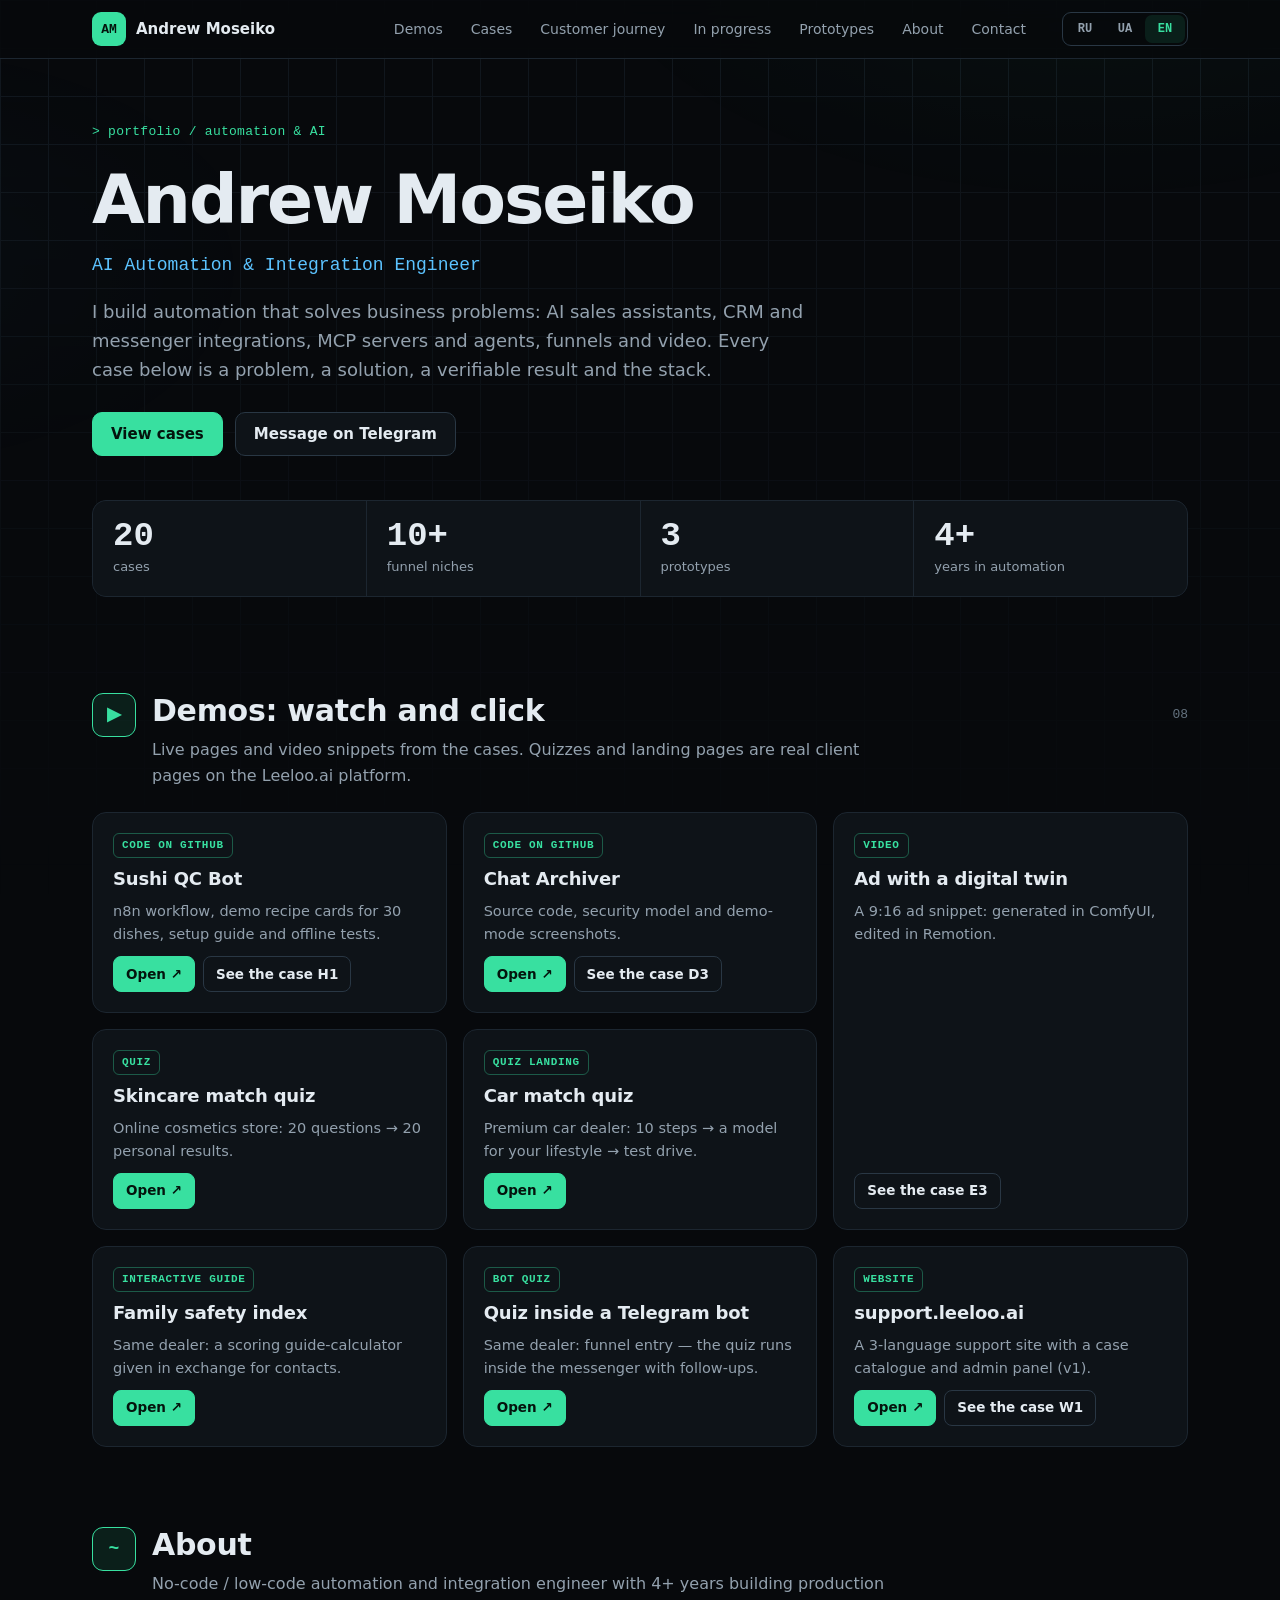
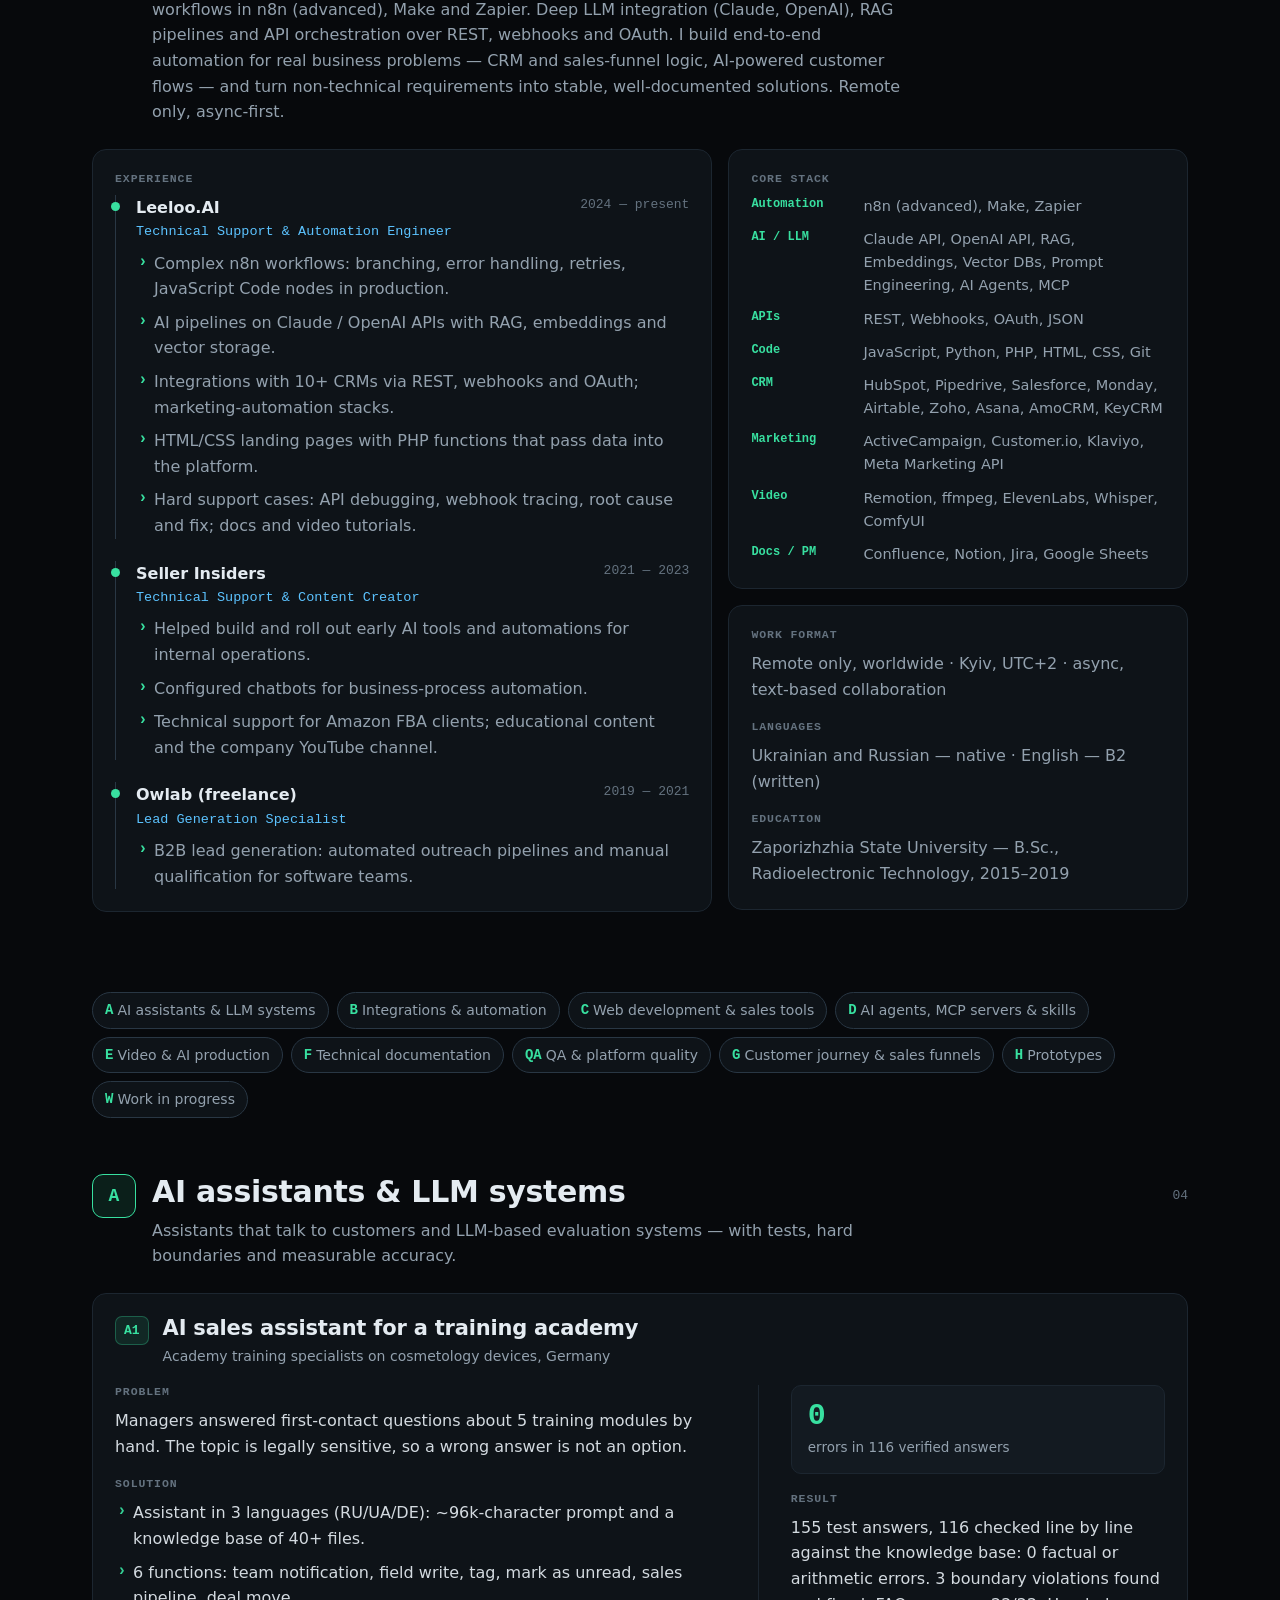
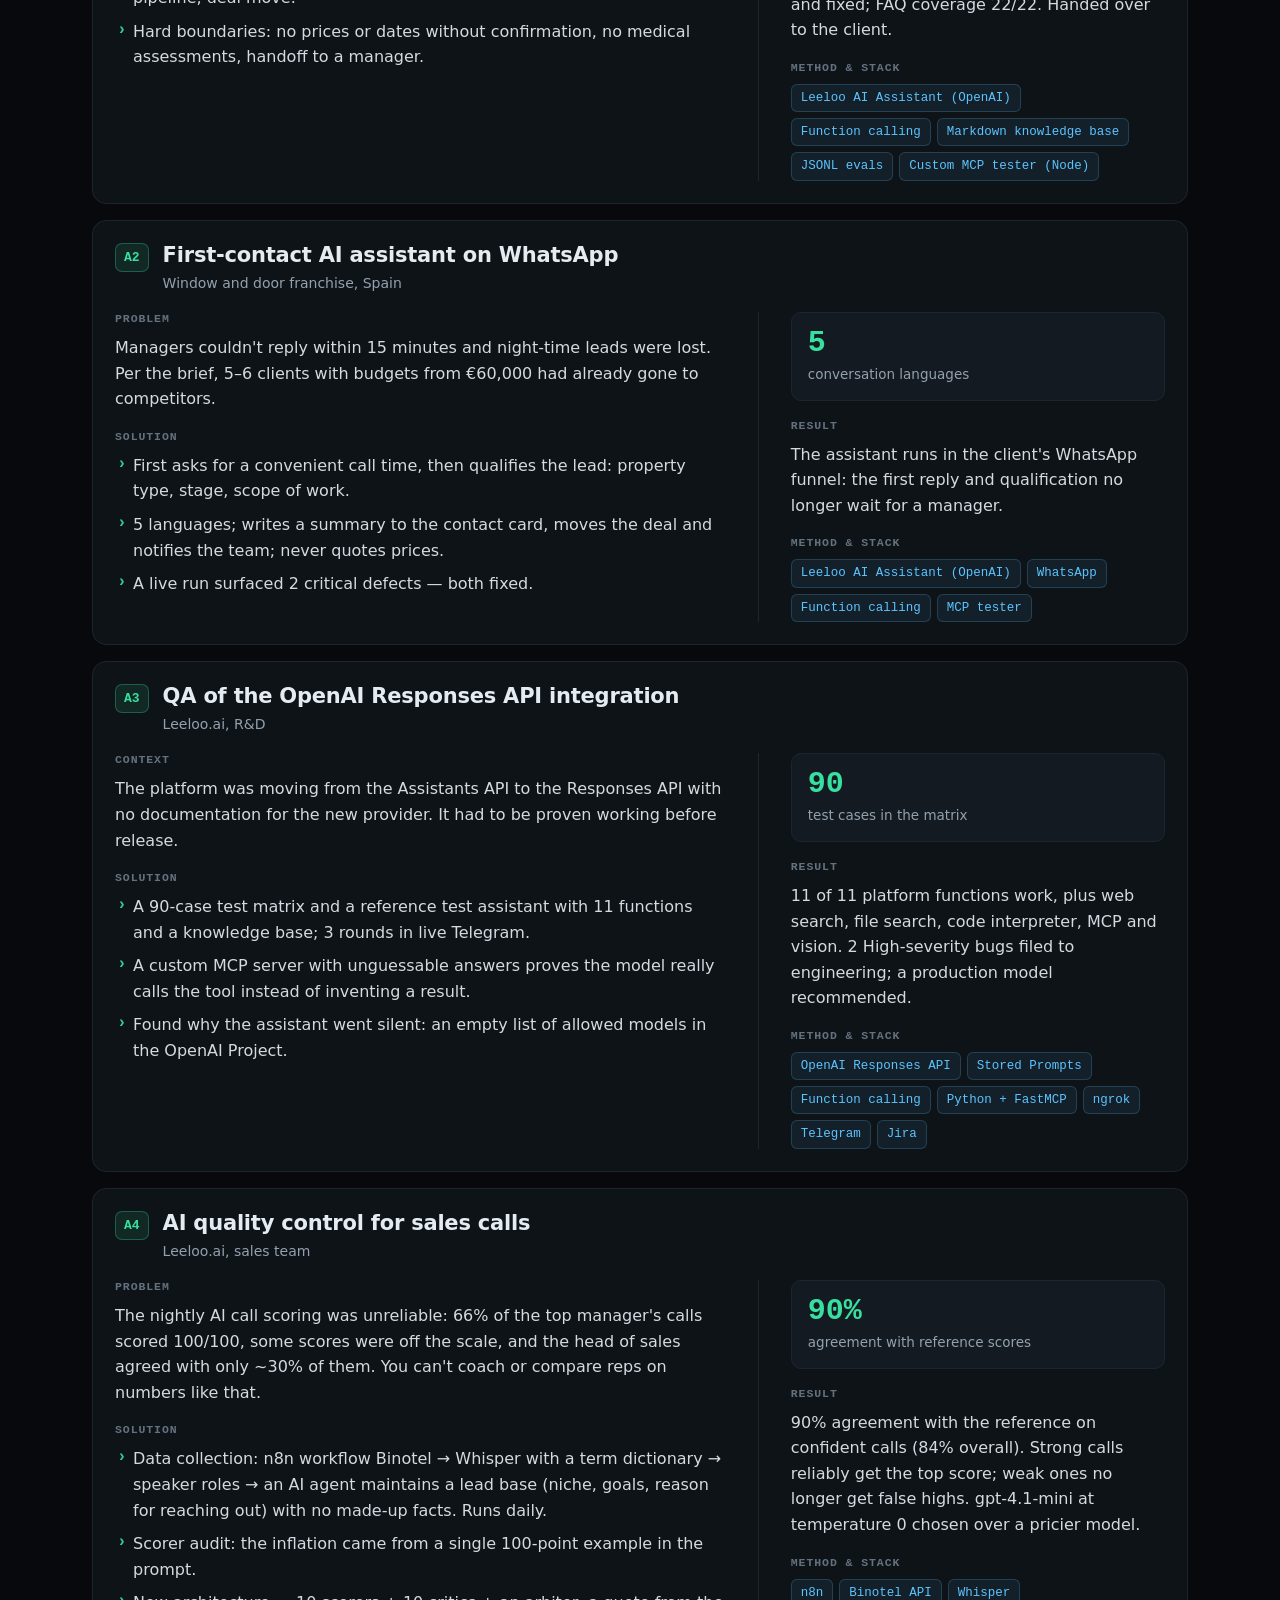
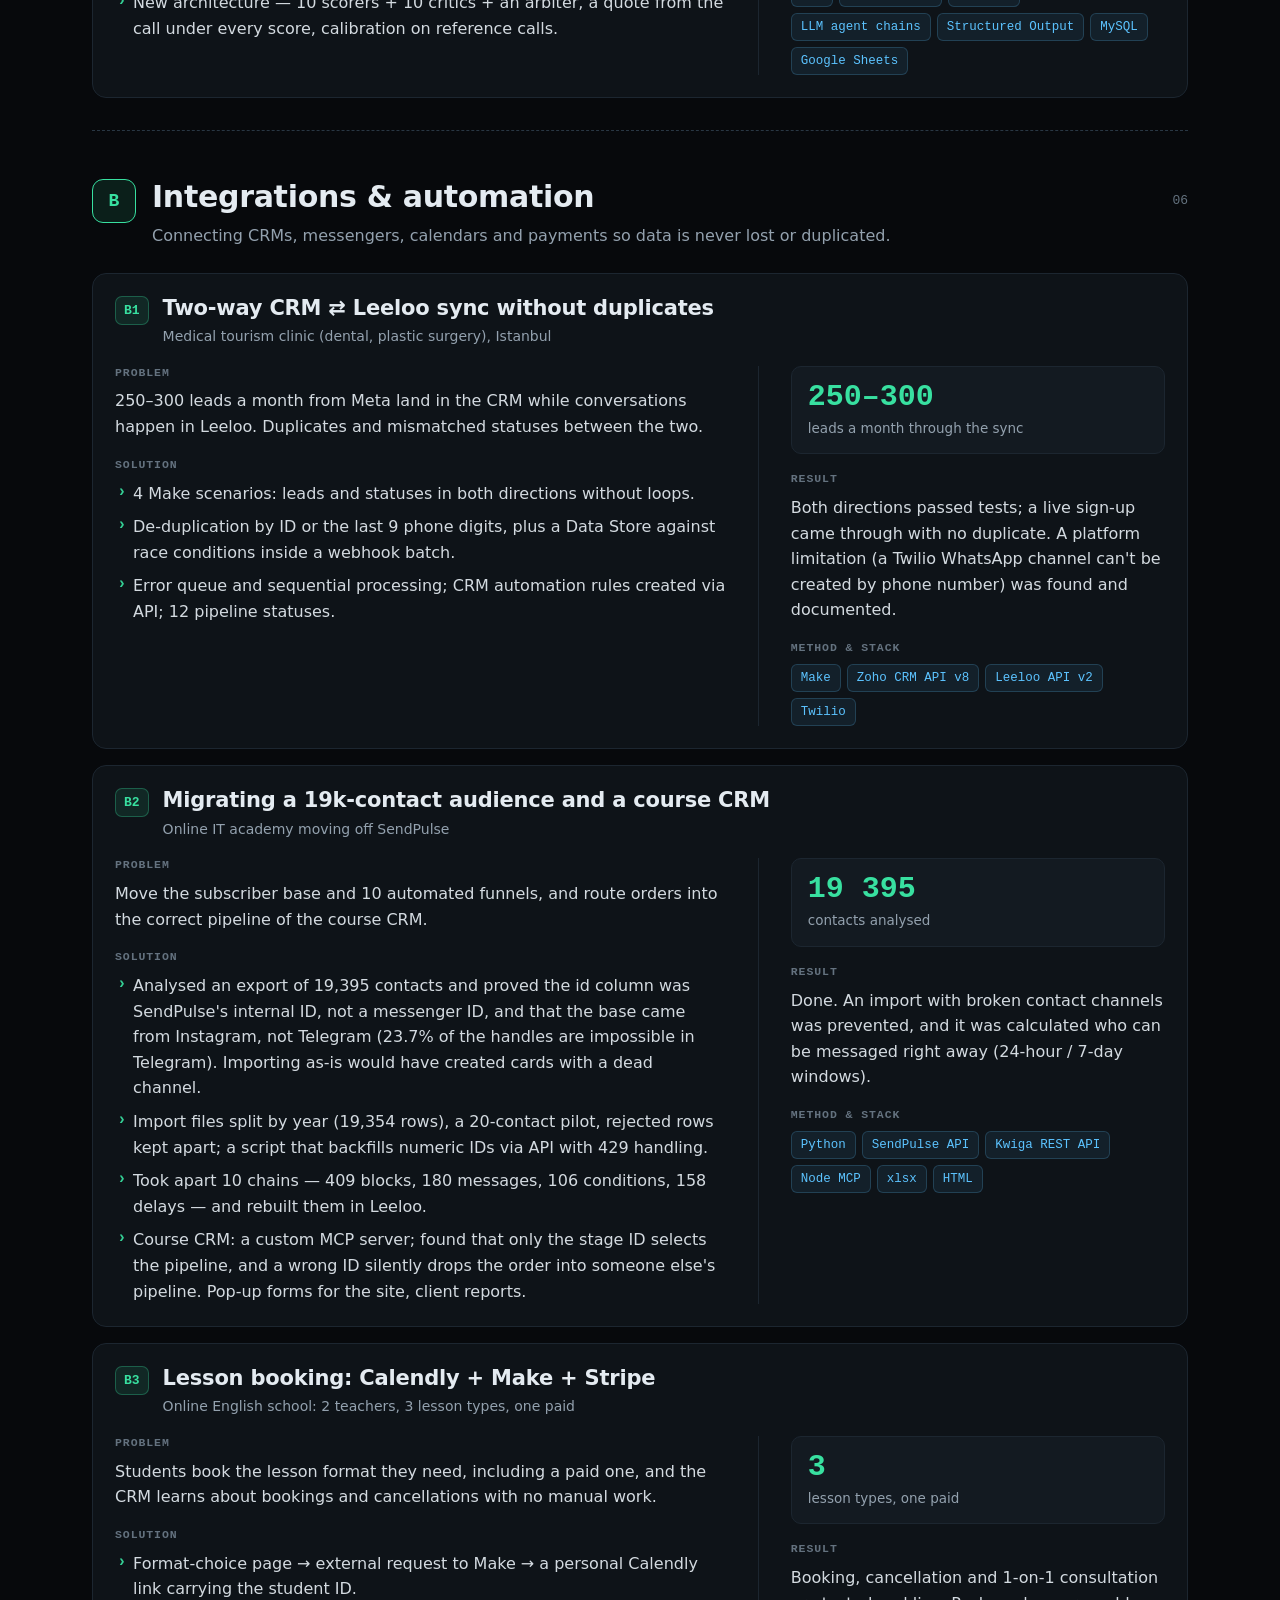
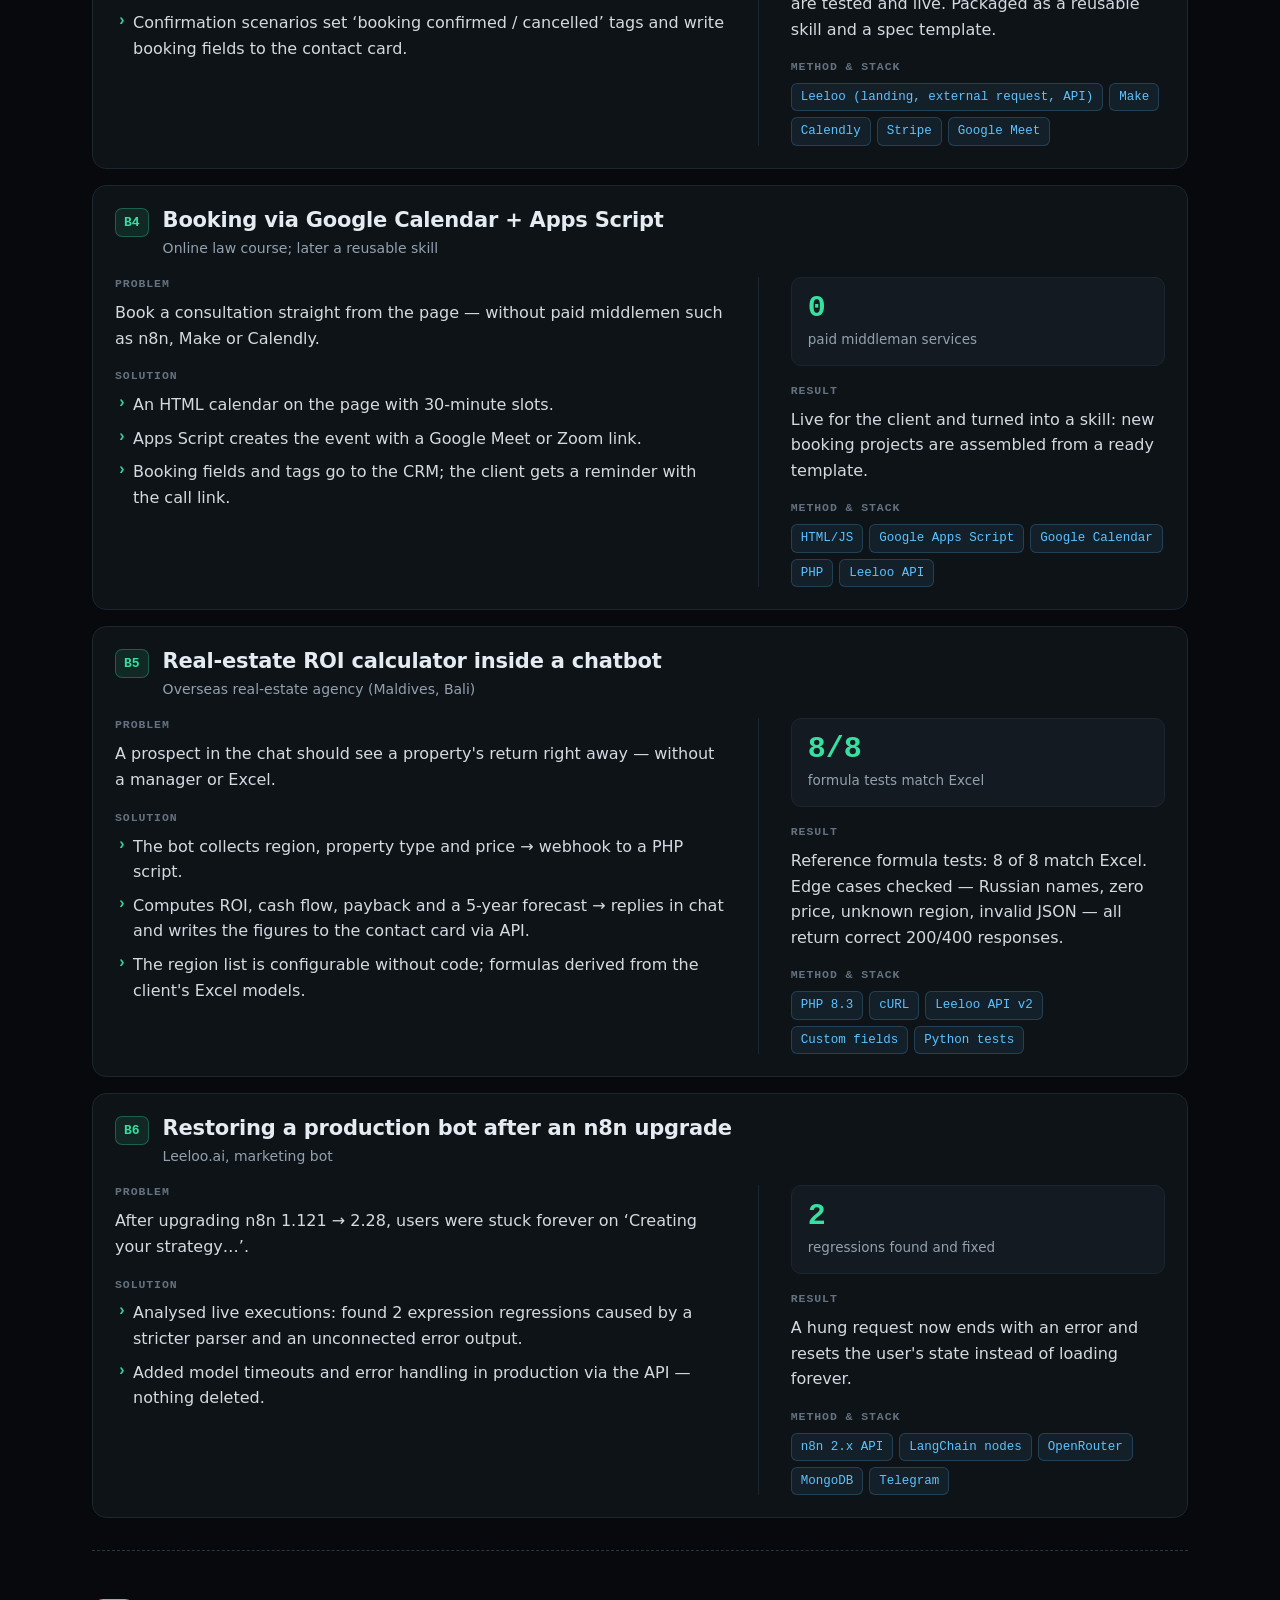
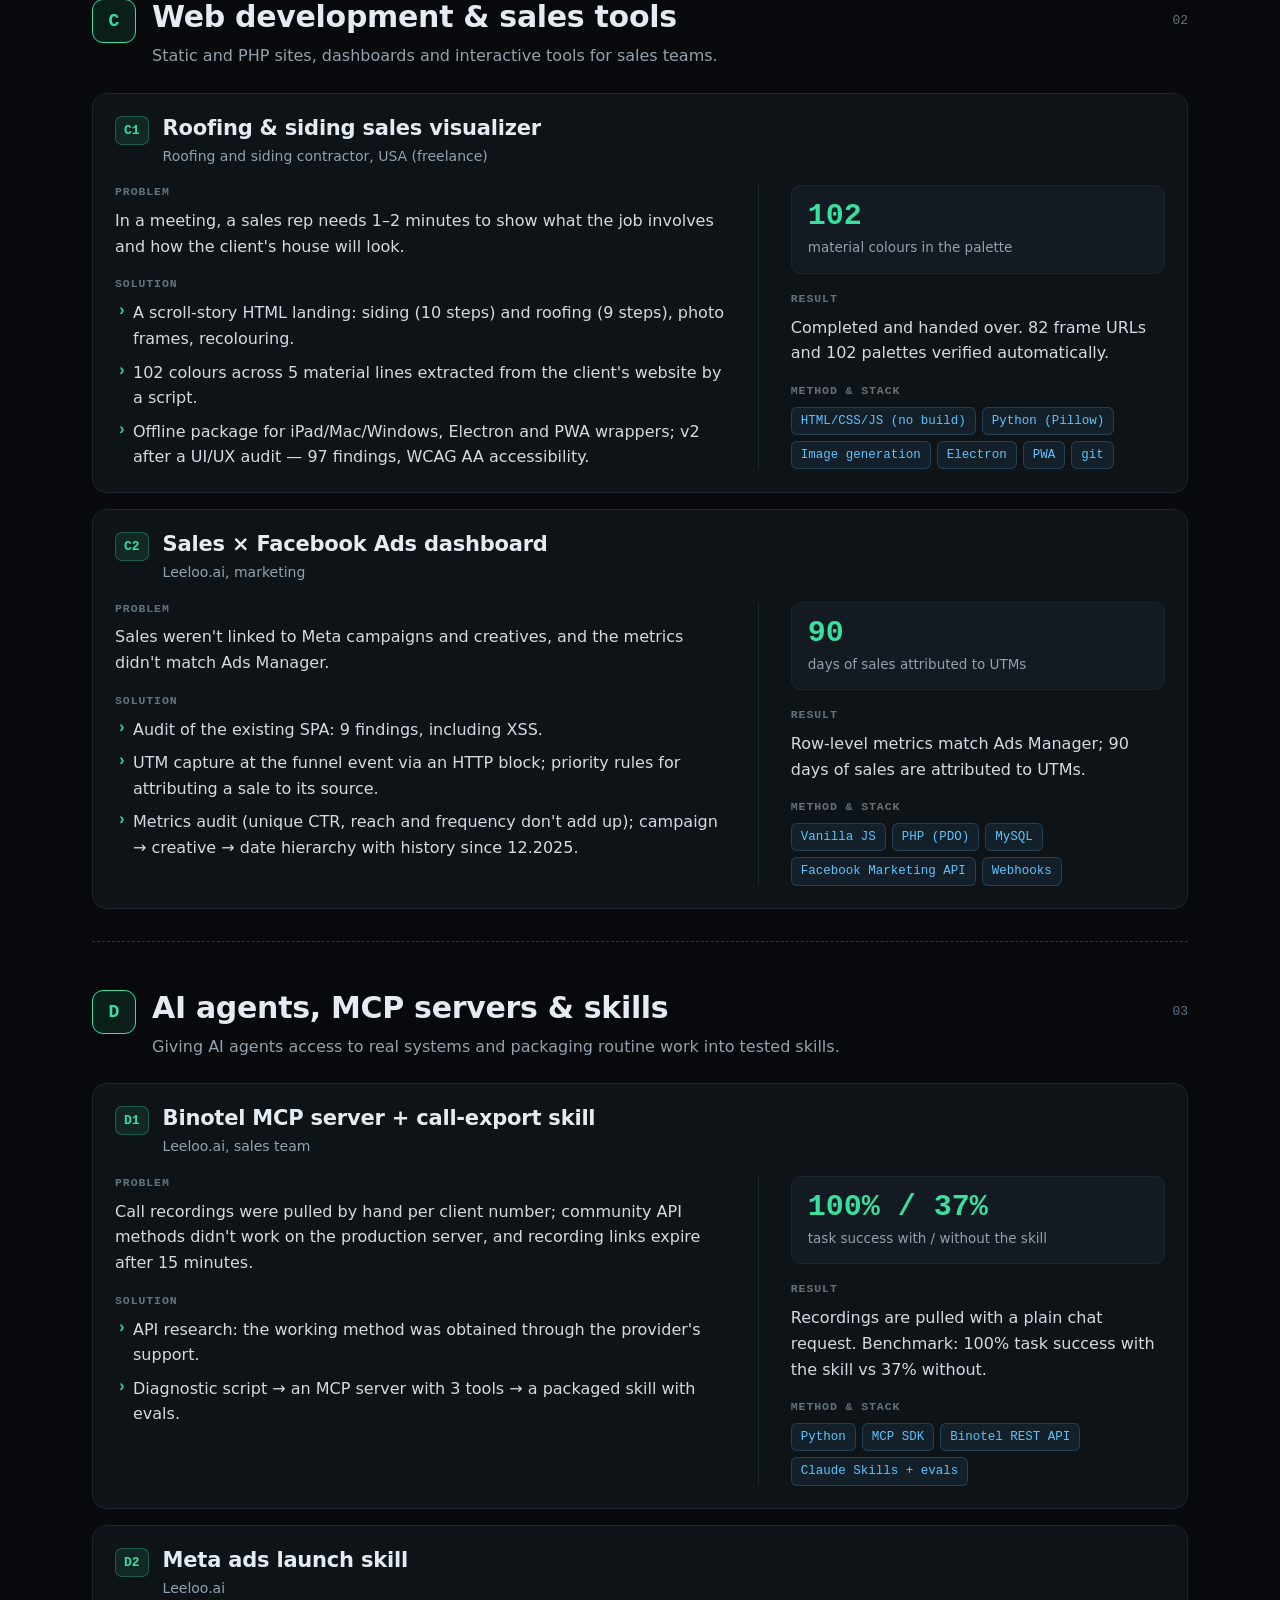
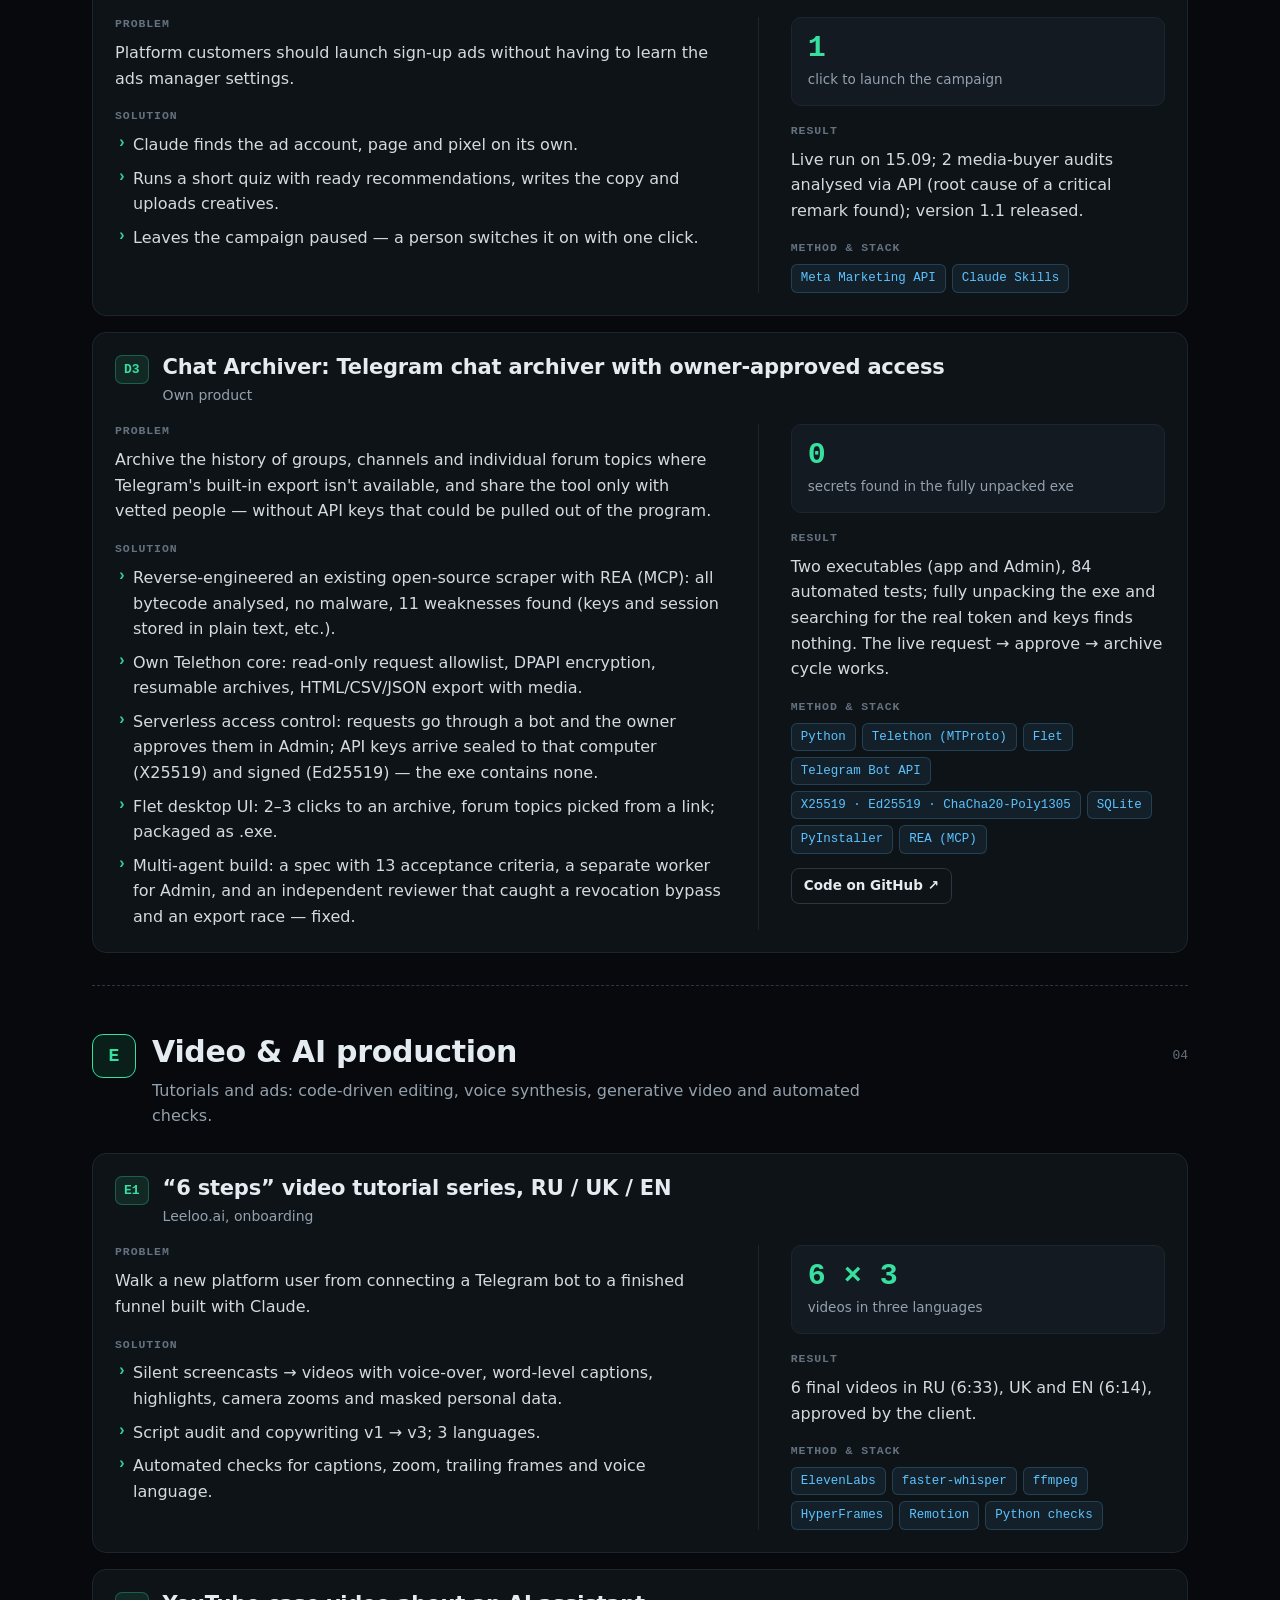
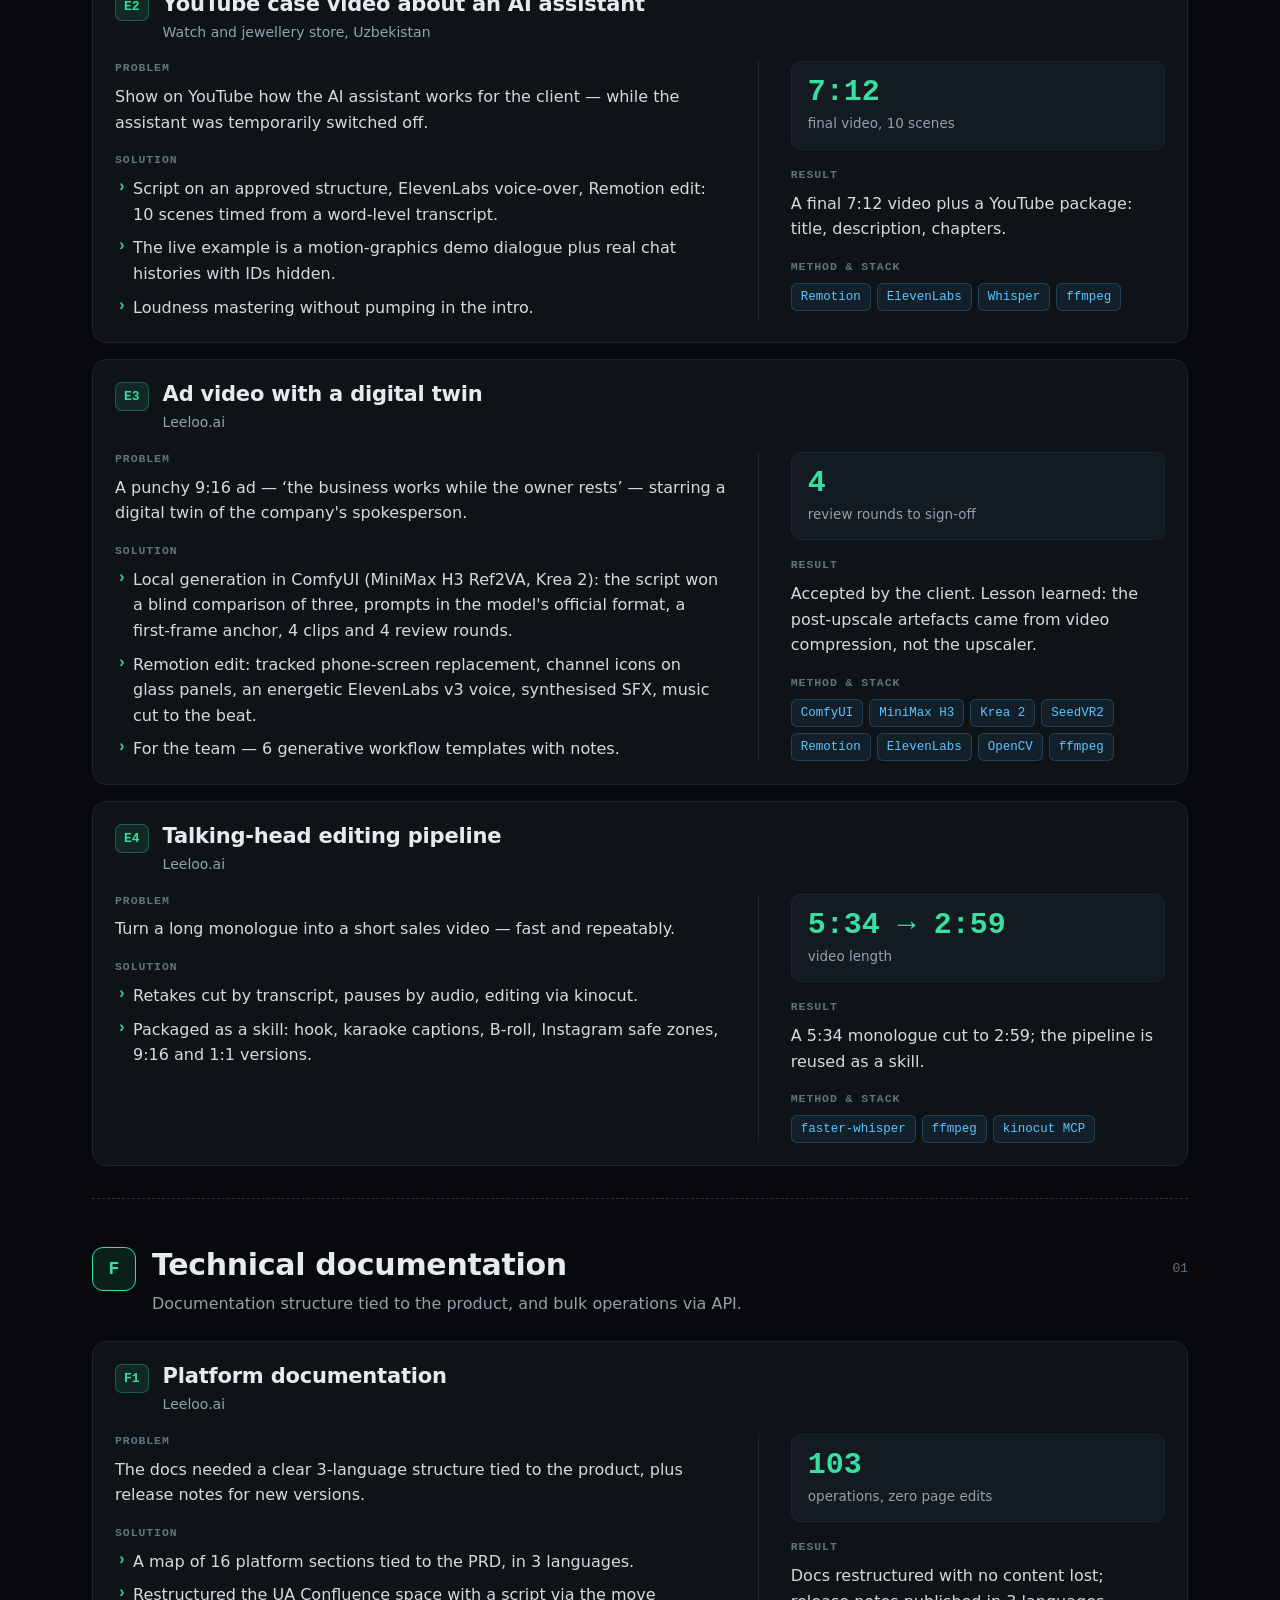
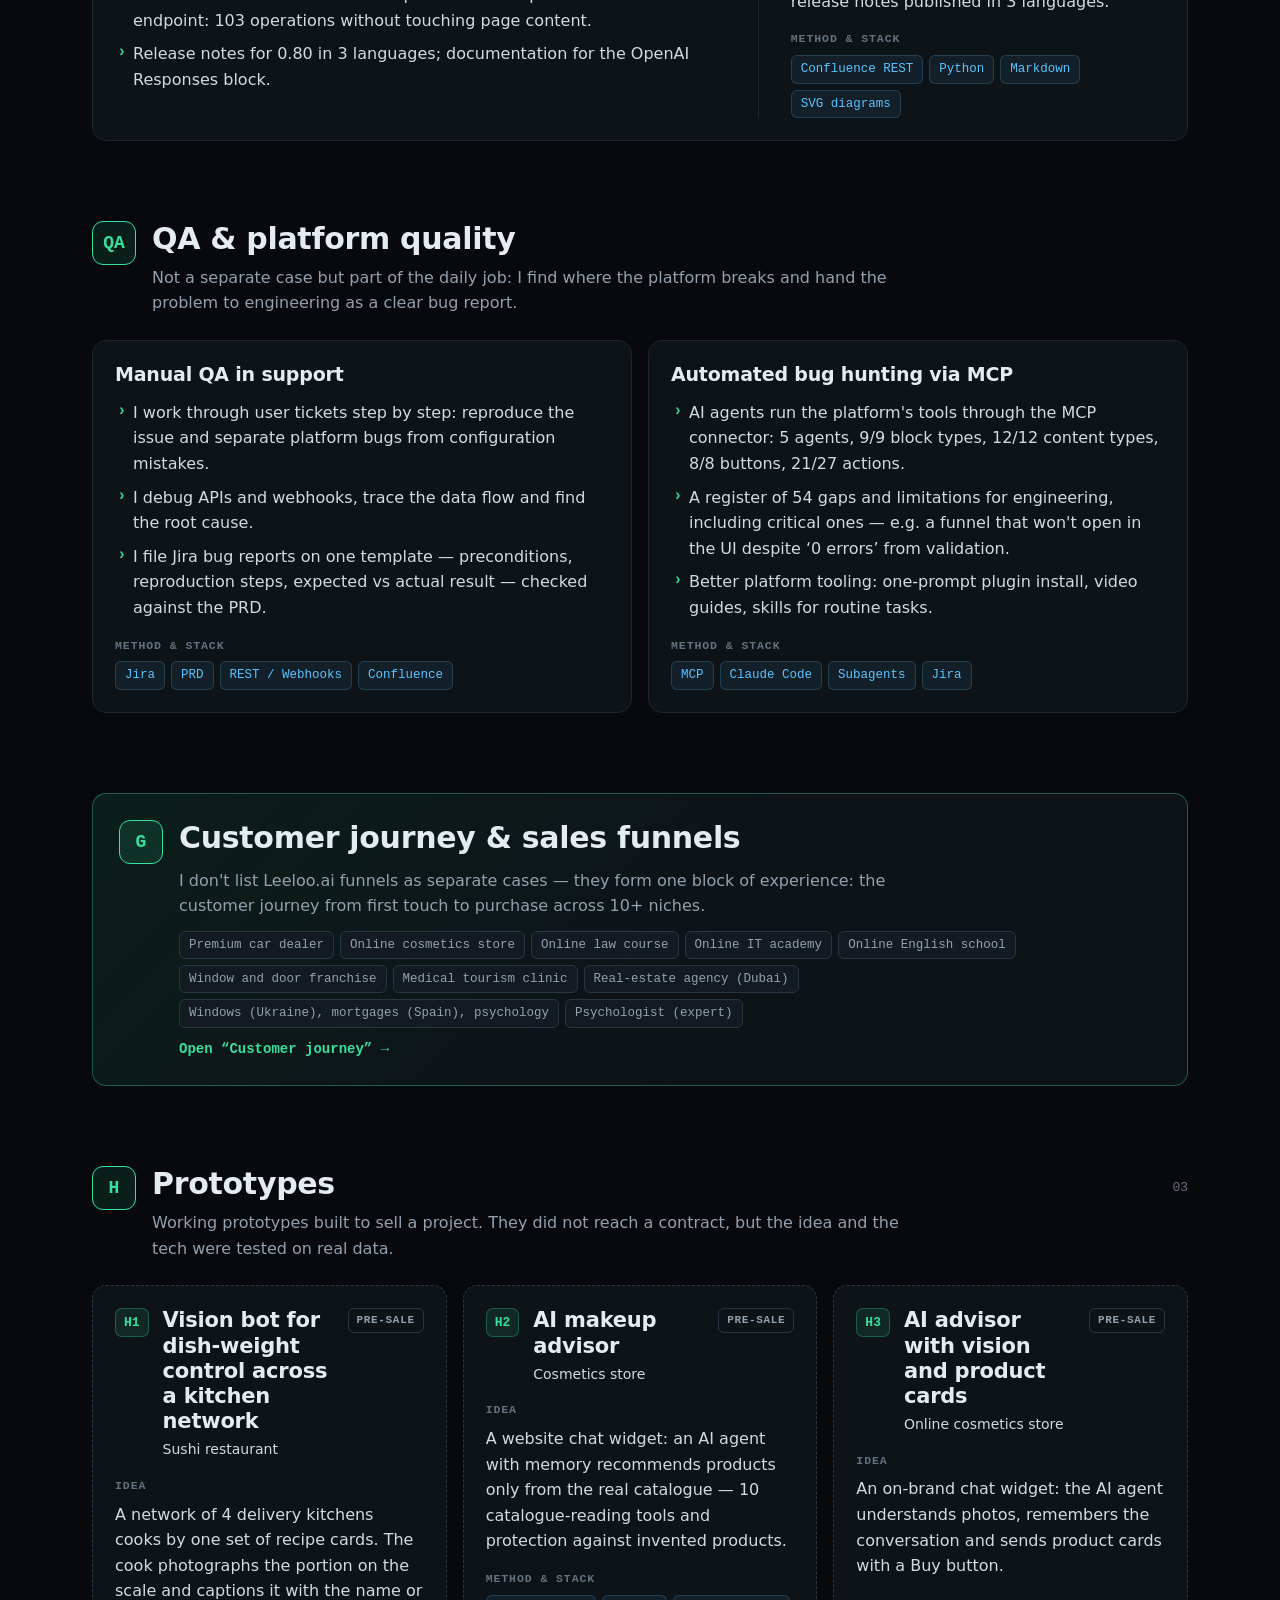
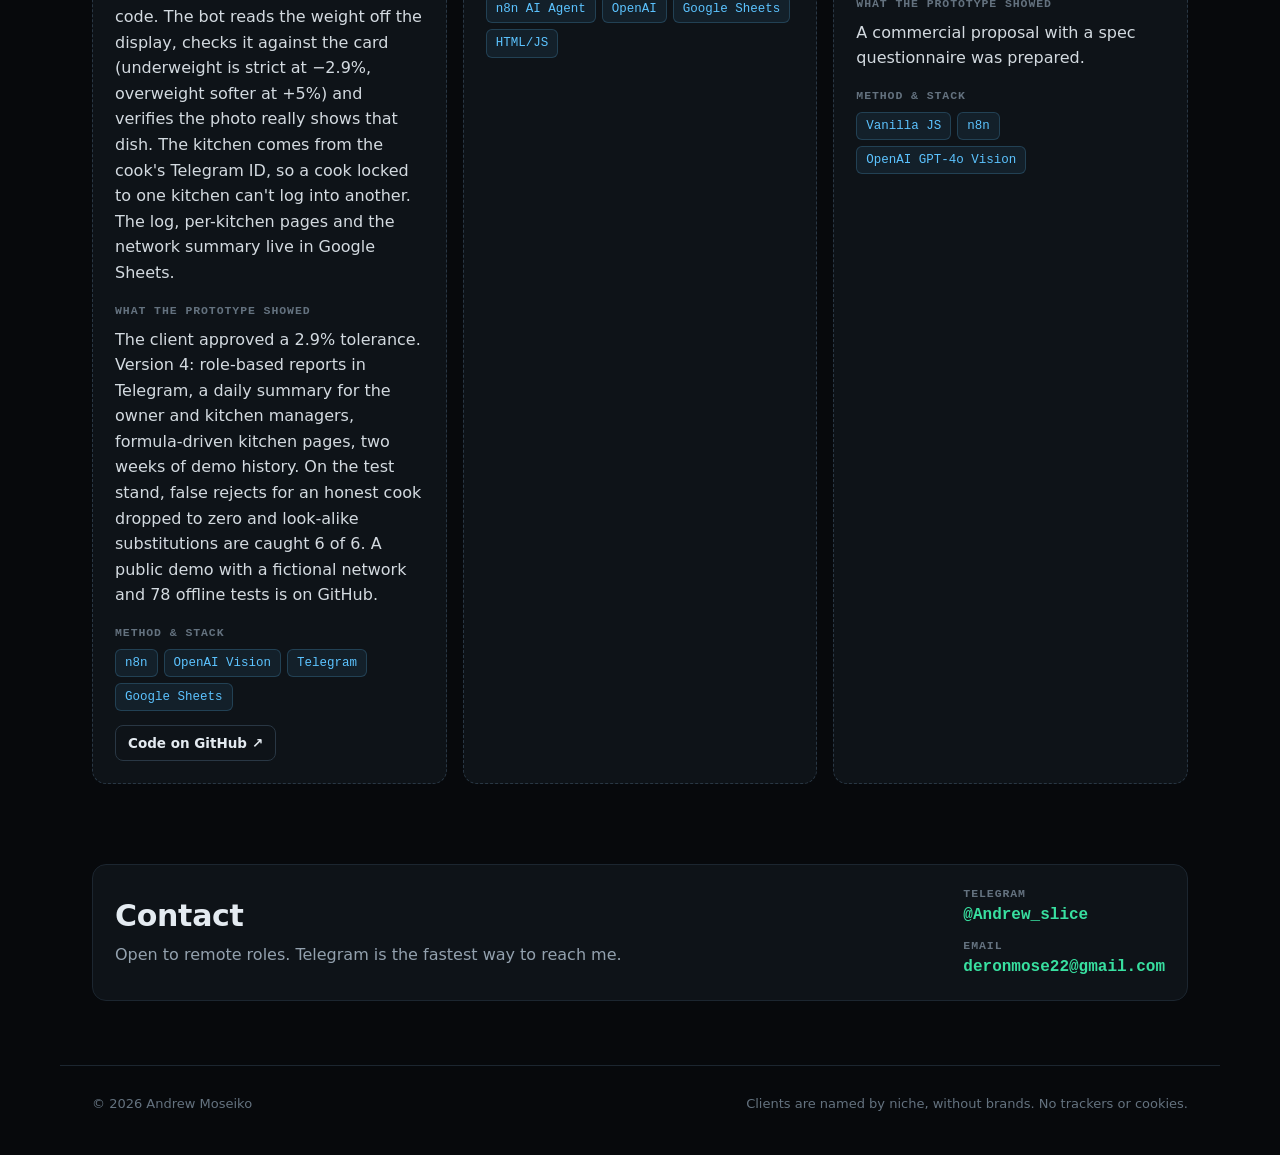
<file: index.html>
<!doctype html>
<html lang="ru">
<head>
<meta charset="utf-8">
<meta http-equiv="Content-Security-Policy" content="default-src 'none'; script-src 'self'; style-src 'self' https://fonts.googleapis.com; font-src https://fonts.gstatic.com; img-src 'self'; media-src 'self'; connect-src 'none'; manifest-src 'self'; base-uri 'none'; form-action 'none'; object-src 'none'; frame-src 'none'">
<meta name="referrer" content="strict-origin-when-cross-origin">
<meta name="viewport" content="width=device-width, initial-scale=1">
<title>Andrew Moseiko — AI Automation &amp; Integration Engineer</title>
<meta name="description" content="Портфолио: AI-ассистенты, интеграции CRM и мессенджеров, MCP-серверы, воронки и видео. Кейсы с задачей, решением, результатом и стеком.">
<meta name="theme-color" content="#07090c">
<meta property="og:title" content="Andrew Moseiko — AI Automation &amp; Integration Engineer">
<meta property="og:description" content="Портфолио: AI-ассистенты, интеграции CRM и мессенджеров, MCP-серверы, воронки и видео. Кейсы с задачей, решением, результатом и стеком.">
<meta property="og:type" content="website">
<link rel="icon" href="assets/favicon.svg" type="image/svg+xml">
<link rel="preconnect" href="https://fonts.googleapis.com">
<link rel="preconnect" href="https://fonts.gstatic.com" crossorigin>
<link rel="stylesheet" href="https://fonts.googleapis.com/css2?family=Inter:wght@400;500;600;700&family=JetBrains+Mono:wght@500;600;700&display=swap">
<link rel="stylesheet" href="assets/style.css">
</head>
<body data-page="home">
<a class="skip" href="#main">Skip to content</a>
<header id="top" class="site-head"></header>
<main id="main">
<noscript><p class="wrap noscript">Для отображения кейсов включите JavaScript. · Щоб побачити кейси, увімкніть JavaScript. · Please enable JavaScript to see the cases.</p></noscript>
</main>
<footer id="foot"></footer>
<script src="assets/data/core.js"></script>
<script src="assets/data/about.js"></script>
<script src="assets/data/cases-a1.js"></script>
<script src="assets/data/cases-a2.js"></script>
<script src="assets/data/cases-b1.js"></script>
<script src="assets/data/cases-b2.js"></script>
<script src="assets/data/cases-c.js"></script>
<script src="assets/data/cases-d.js"></script>
<script src="assets/data/cases-e.js"></script>
<script src="assets/data/cases-f.js"></script>
<script src="assets/data/journey.js"></script>
<script src="assets/data/prototypes.js"></script>
<script src="assets/data/qa.js"></script>
<script src="assets/data/demos.js"></script>
<script src="assets/data/inwork.js"></script>
<script src="assets/app.js"></script>
</body>
</html>
</file>
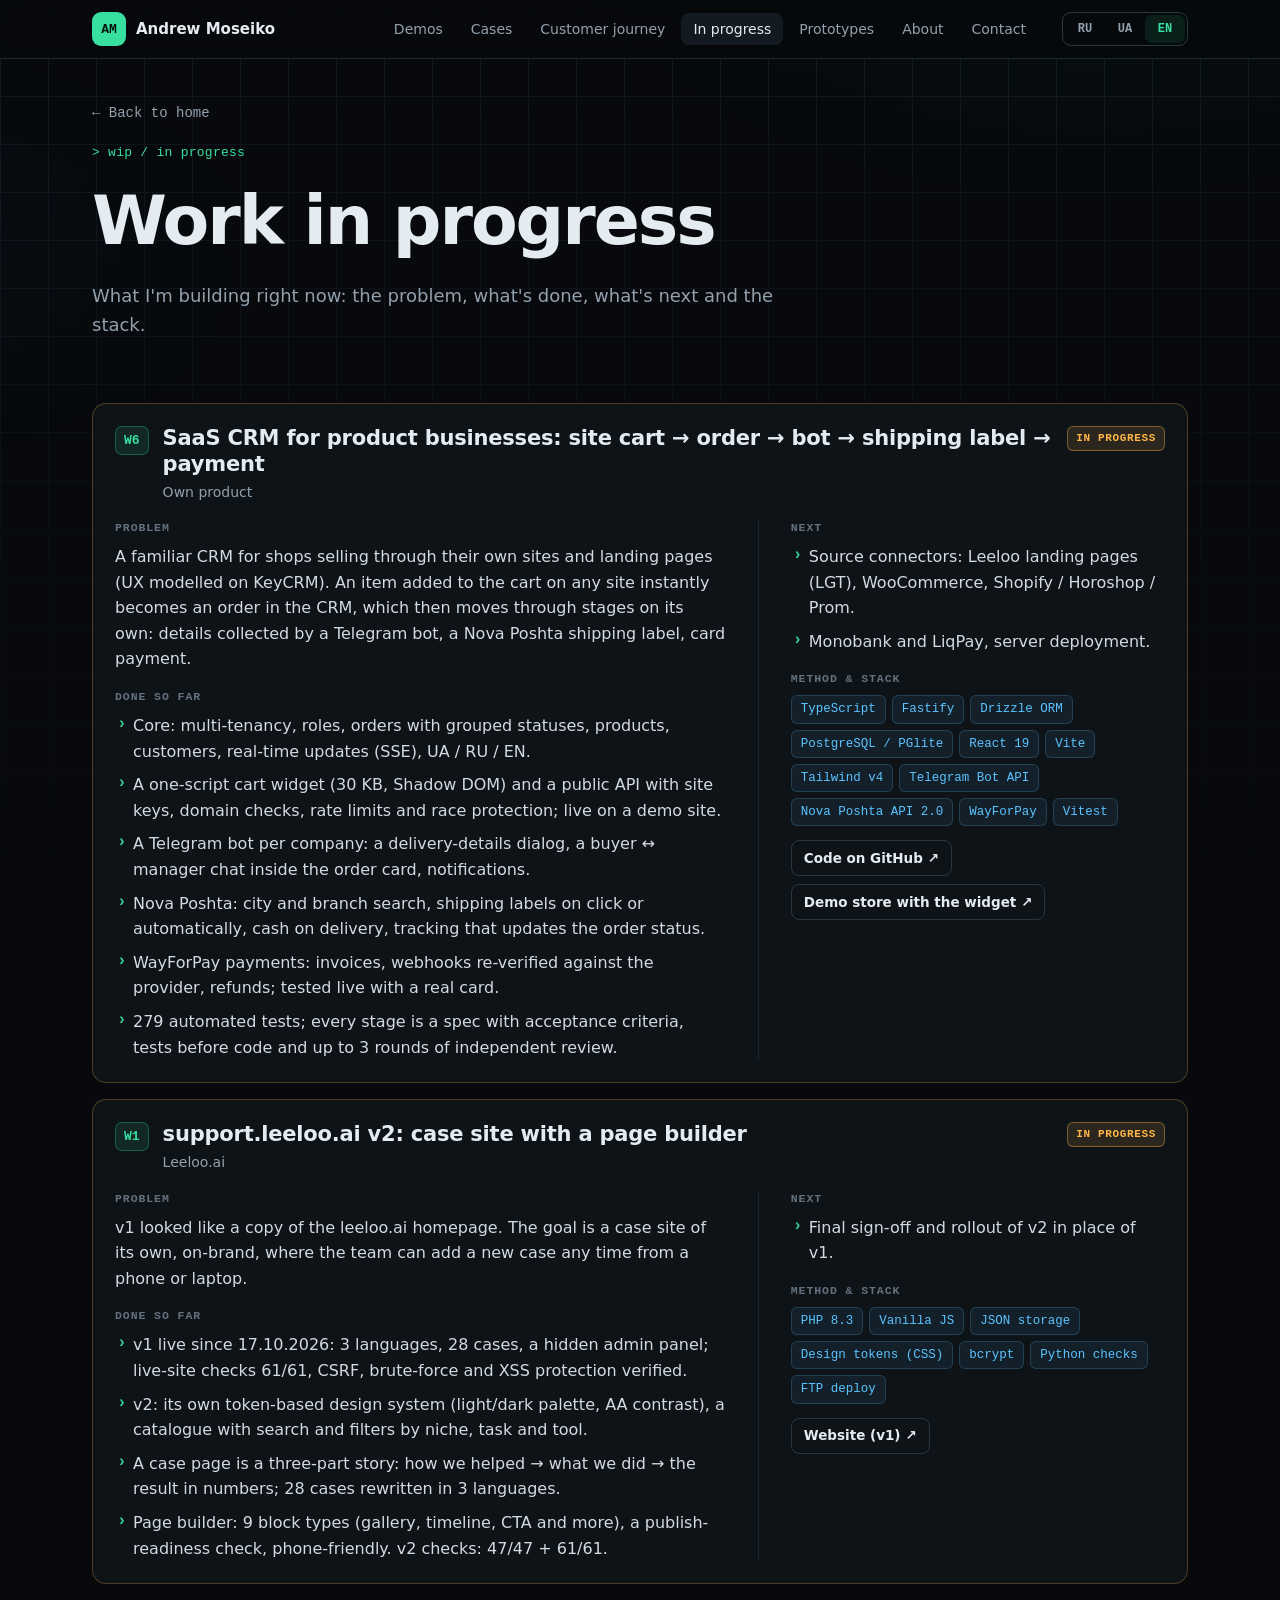
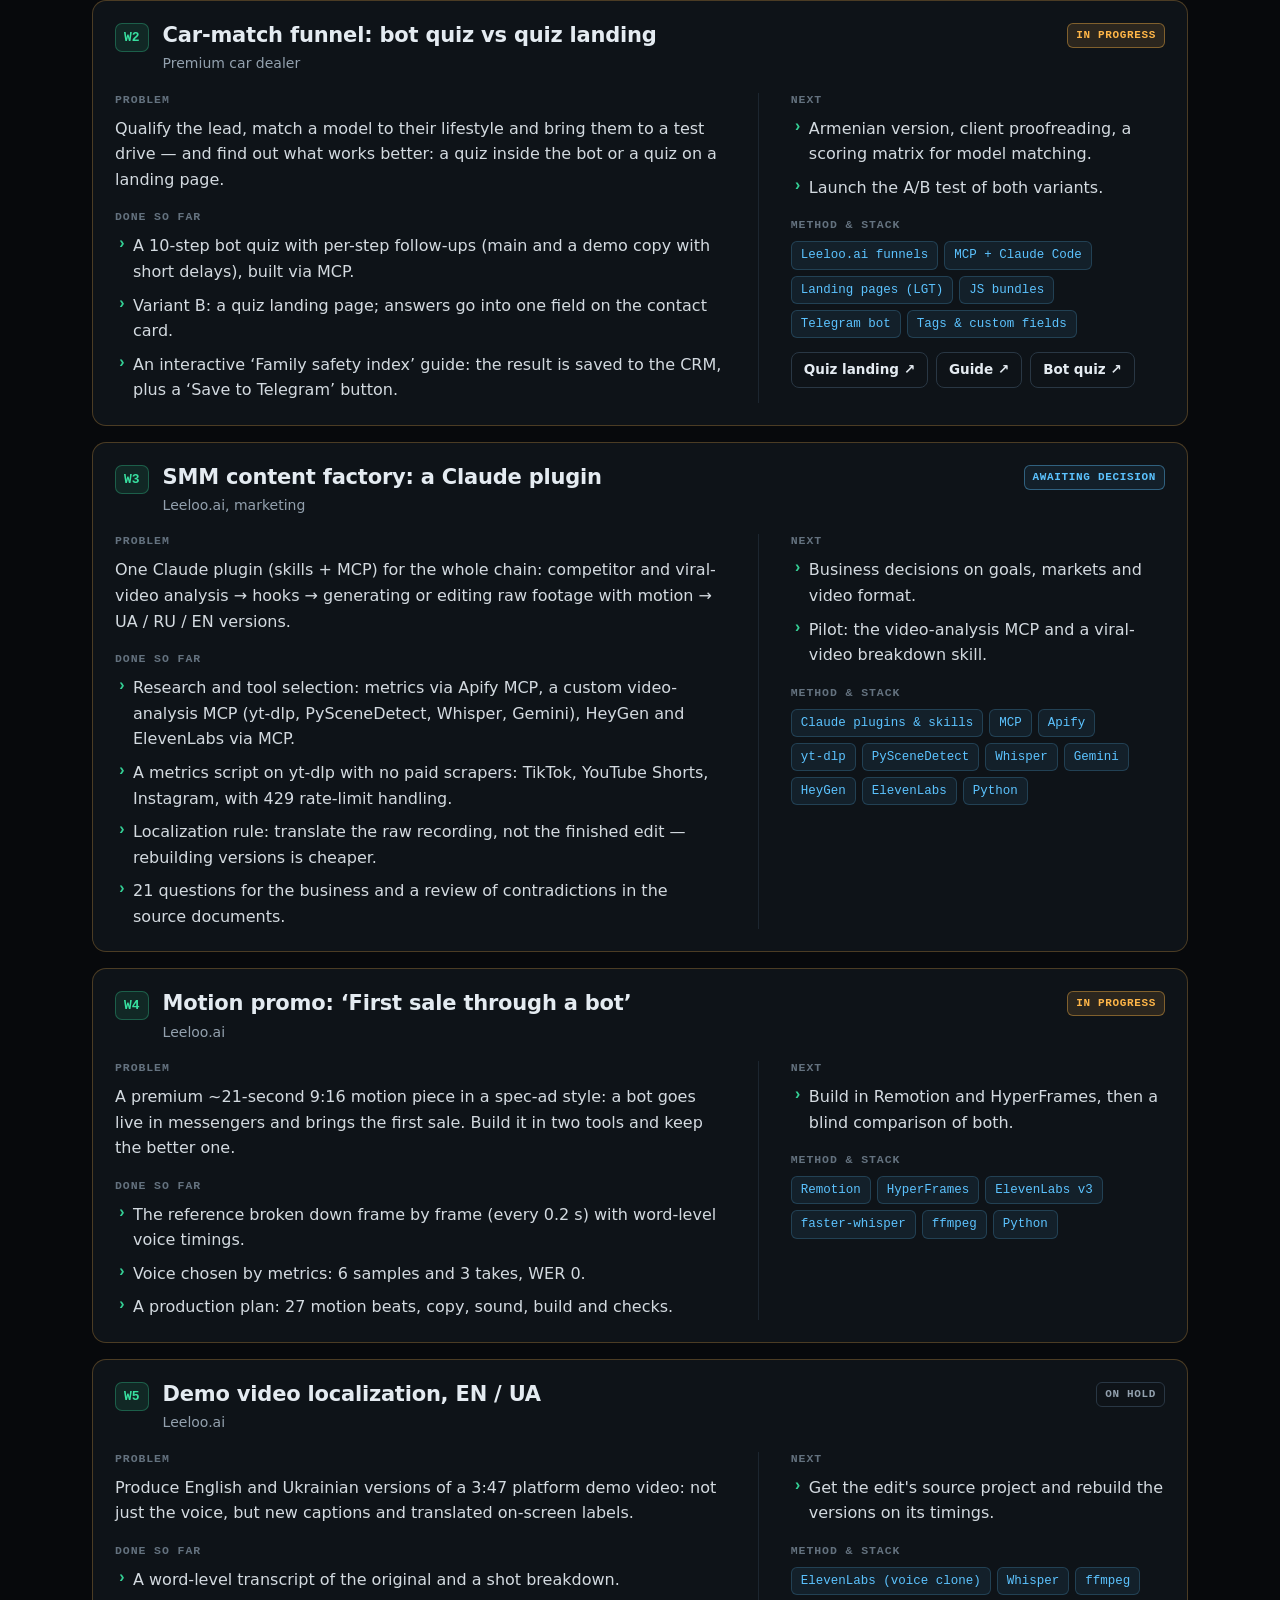
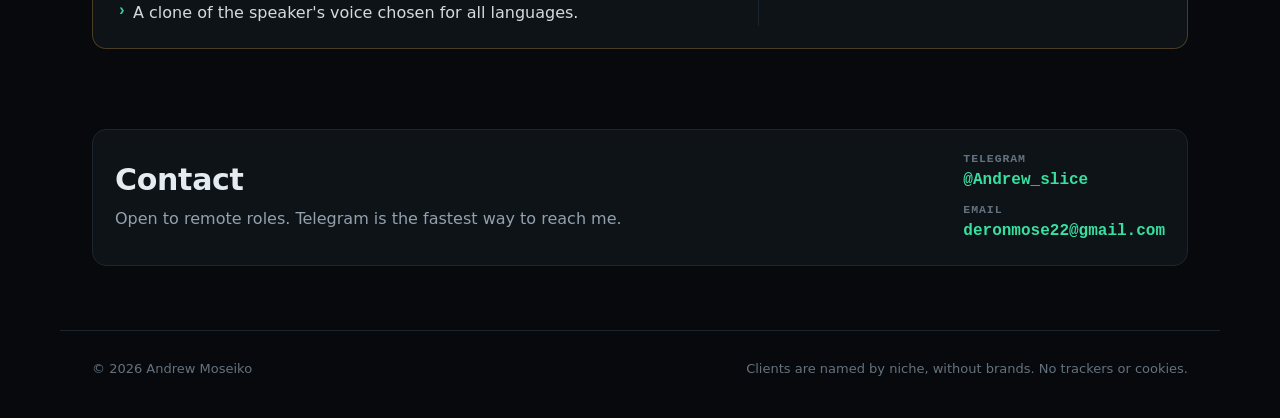
<file: inwork.html>
<!doctype html>
<html lang="ru">
<head>
<meta charset="utf-8">
<meta http-equiv="Content-Security-Policy" content="default-src 'none'; script-src 'self'; style-src 'self' https://fonts.googleapis.com; font-src https://fonts.gstatic.com; img-src 'self'; media-src 'self'; connect-src 'none'; manifest-src 'self'; base-uri 'none'; form-action 'none'; object-src 'none'; frame-src 'none'">
<meta name="referrer" content="strict-origin-when-cross-origin">
<meta name="viewport" content="width=device-width, initial-scale=1">
<title>Проекты в работе — Andrew Moseiko</title>
<meta name="description" content="Проекты в работе: задача, что уже сделано, что дальше и стек.">
<meta name="theme-color" content="#07090c">
<meta property="og:title" content="Проекты в работе — Andrew Moseiko">
<meta property="og:description" content="Проекты в работе: задача, что уже сделано, что дальше и стек.">
<meta property="og:type" content="website">
<link rel="icon" href="assets/favicon.svg" type="image/svg+xml">
<link rel="preconnect" href="https://fonts.googleapis.com">
<link rel="preconnect" href="https://fonts.gstatic.com" crossorigin>
<link rel="stylesheet" href="https://fonts.googleapis.com/css2?family=Inter:wght@400;500;600;700&family=JetBrains+Mono:wght@500;600;700&display=swap">
<link rel="stylesheet" href="assets/style.css">
</head>
<body data-page="inwork">
<a class="skip" href="#main">Skip to content</a>
<header id="top" class="site-head"></header>
<main id="main">
<noscript><p class="wrap noscript">Для отображения кейсов включите JavaScript. · Щоб побачити кейси, увімкніть JavaScript. · Please enable JavaScript to see the cases.</p></noscript>
</main>
<footer id="foot"></footer>
<script src="assets/data/core.js"></script>
<script src="assets/data/about.js"></script>
<script src="assets/data/cases-a1.js"></script>
<script src="assets/data/cases-a2.js"></script>
<script src="assets/data/cases-b1.js"></script>
<script src="assets/data/cases-b2.js"></script>
<script src="assets/data/cases-c.js"></script>
<script src="assets/data/cases-d.js"></script>
<script src="assets/data/cases-e.js"></script>
<script src="assets/data/cases-f.js"></script>
<script src="assets/data/journey.js"></script>
<script src="assets/data/prototypes.js"></script>
<script src="assets/data/qa.js"></script>
<script src="assets/data/demos.js"></script>
<script src="assets/data/inwork.js"></script>
<script src="assets/app.js"></script>
</body>
</html>
</file>
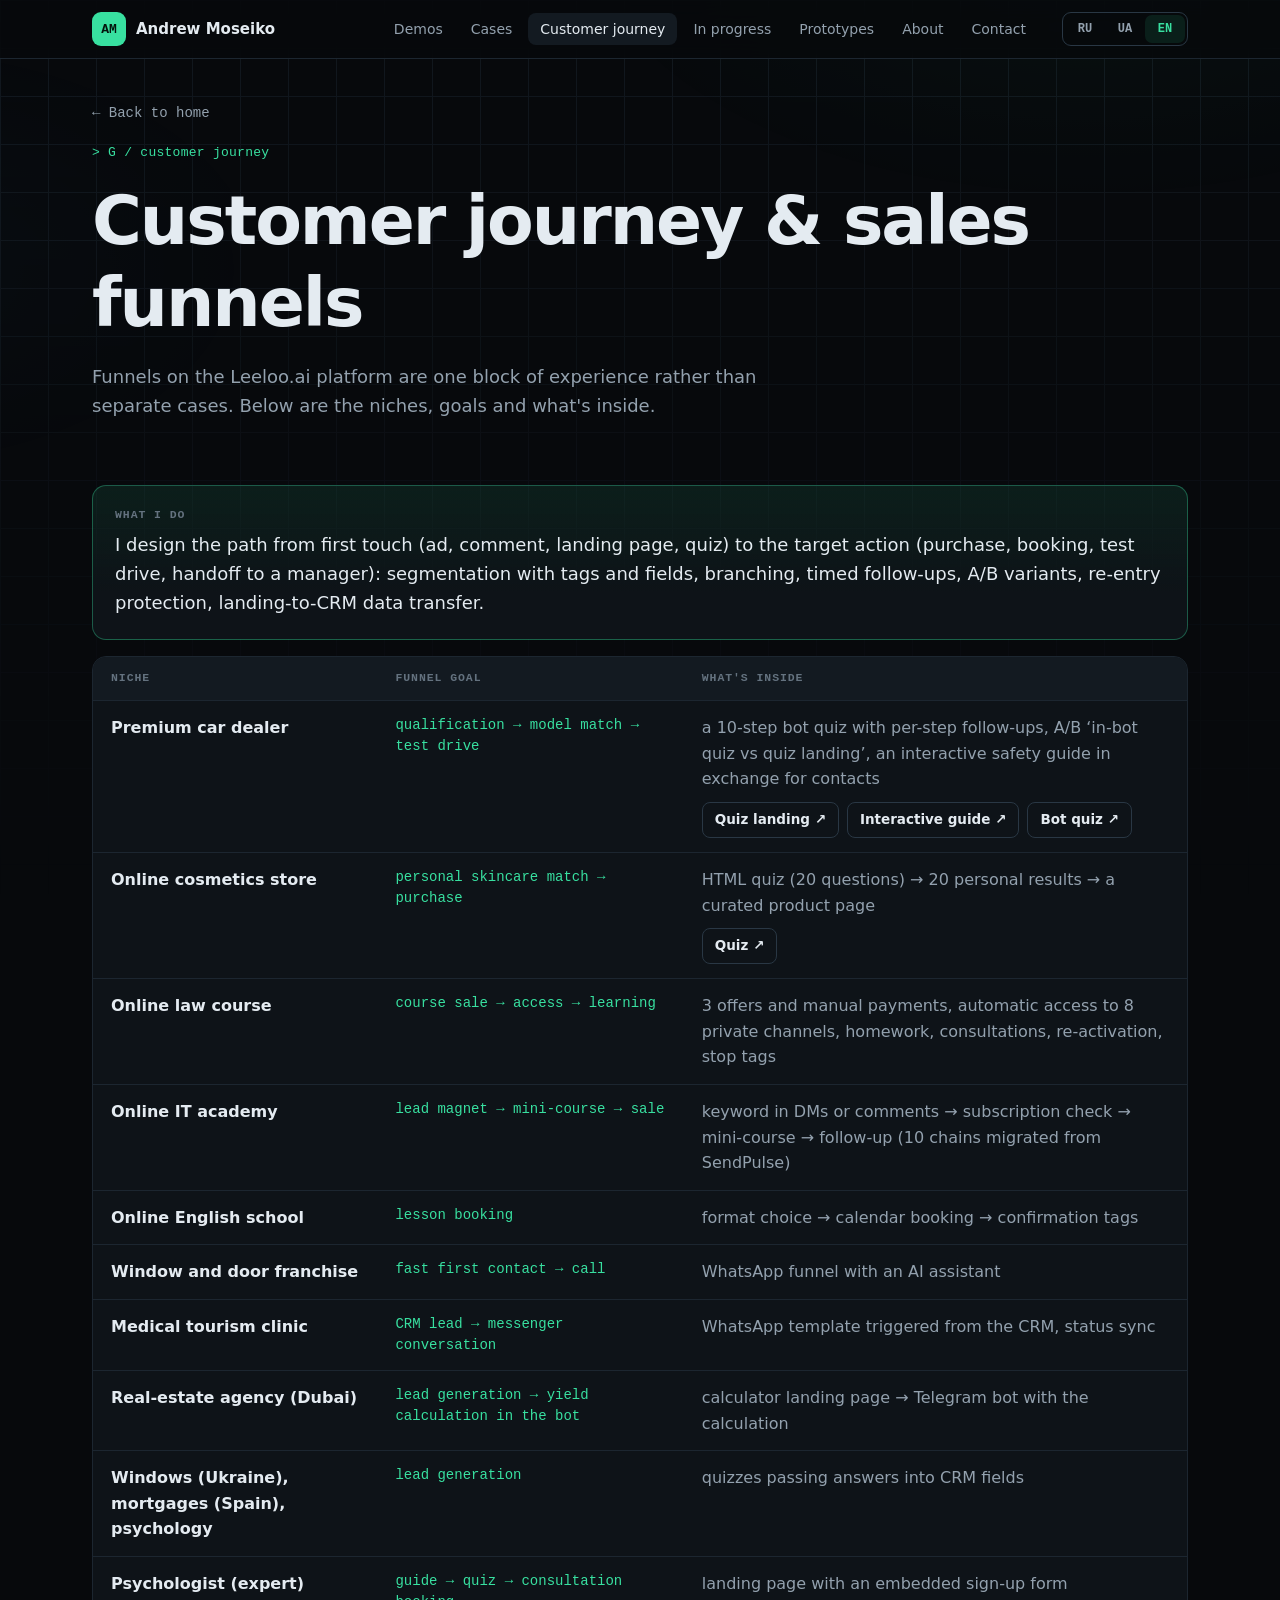
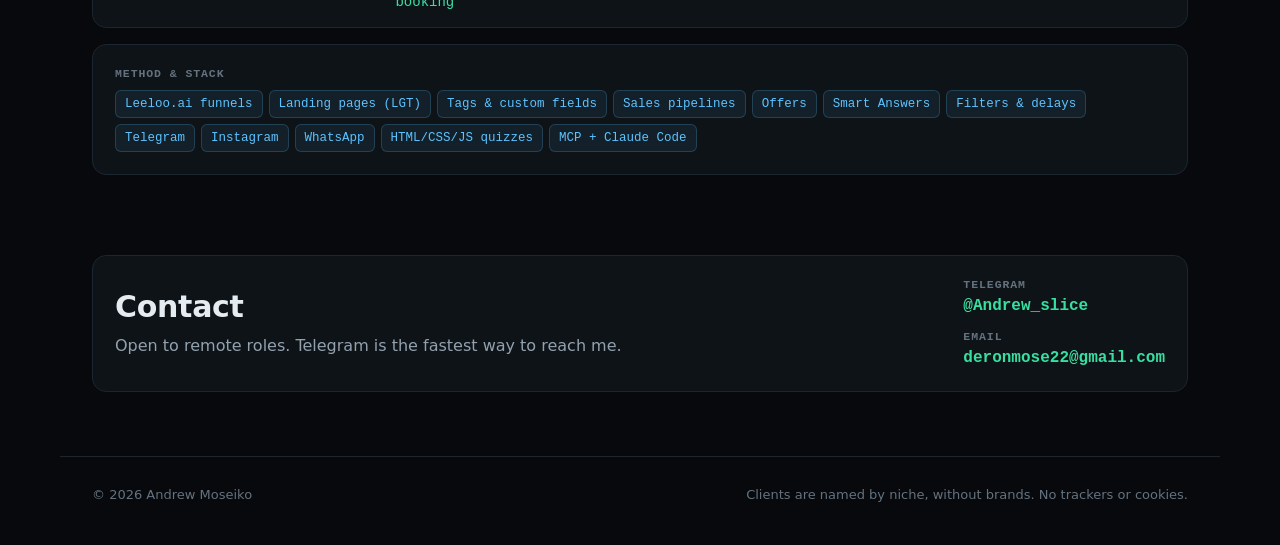
<file: journey.html>
<!doctype html>
<html lang="ru">
<head>
<meta charset="utf-8">
<meta http-equiv="Content-Security-Policy" content="default-src 'none'; script-src 'self'; style-src 'self' https://fonts.googleapis.com; font-src https://fonts.gstatic.com; img-src 'self'; media-src 'self'; connect-src 'none'; manifest-src 'self'; base-uri 'none'; form-action 'none'; object-src 'none'; frame-src 'none'">
<meta name="referrer" content="strict-origin-when-cross-origin">
<meta name="viewport" content="width=device-width, initial-scale=1">
<title>Путь клиента — Andrew Moseiko</title>
<meta name="description" content="Опыт проектирования пути клиента и воронок продаж в 10+ нишах.">
<meta name="theme-color" content="#07090c">
<meta property="og:title" content="Путь клиента — Andrew Moseiko">
<meta property="og:description" content="Опыт проектирования пути клиента и воронок продаж в 10+ нишах.">
<meta property="og:type" content="website">
<link rel="icon" href="assets/favicon.svg" type="image/svg+xml">
<link rel="preconnect" href="https://fonts.googleapis.com">
<link rel="preconnect" href="https://fonts.gstatic.com" crossorigin>
<link rel="stylesheet" href="https://fonts.googleapis.com/css2?family=Inter:wght@400;500;600;700&family=JetBrains+Mono:wght@500;600;700&display=swap">
<link rel="stylesheet" href="assets/style.css">
</head>
<body data-page="journey">
<a class="skip" href="#main">Skip to content</a>
<header id="top" class="site-head"></header>
<main id="main">
<noscript><p class="wrap noscript">Для отображения кейсов включите JavaScript. · Щоб побачити кейси, увімкніть JavaScript. · Please enable JavaScript to see the cases.</p></noscript>
</main>
<footer id="foot"></footer>
<script src="assets/data/core.js"></script>
<script src="assets/data/about.js"></script>
<script src="assets/data/cases-a1.js"></script>
<script src="assets/data/cases-a2.js"></script>
<script src="assets/data/cases-b1.js"></script>
<script src="assets/data/cases-b2.js"></script>
<script src="assets/data/cases-c.js"></script>
<script src="assets/data/cases-d.js"></script>
<script src="assets/data/cases-e.js"></script>
<script src="assets/data/cases-f.js"></script>
<script src="assets/data/journey.js"></script>
<script src="assets/data/prototypes.js"></script>
<script src="assets/data/qa.js"></script>
<script src="assets/data/demos.js"></script>
<script src="assets/data/inwork.js"></script>
<script src="assets/app.js"></script>
</body>
</html>
</file>
<file: assets/style.css>
/* Portfolio — dark tech theme. UPD 2026-10-18 */
:root {
  color-scheme: dark;
  --bg: #07090c;
  --surface: #0e1318;
  --surface-2: #131a21;
  --line: #1c2630;
  --line-2: #293744;
  --text: #e4ebf1;
  --muted: #93a1ae;
  --dim: #64727f;
  --accent: #38e0a0;
  --accent-ink: #04140d;
  --accent-soft: rgba(56, 224, 160, 0.1);
  --blue: #5cc3ff;
  --warn: #ffb648;
  --warn-soft: rgba(255, 182, 72, 0.12);
  --radius: 14px;
  --sans: "Inter", system-ui, -apple-system, "Segoe UI", Roboto, sans-serif;
  --mono: "JetBrains Mono", ui-monospace, "Cascadia Code", Consolas, monospace;
  --gutter: 16px;
  --max: 1160px;
}

*, *::before, *::after { box-sizing: border-box; }
html { scroll-behavior: smooth; scroll-padding-top: 120px; -webkit-text-size-adjust: 100%; }
@media (prefers-reduced-motion: reduce) { html { scroll-behavior: auto; } }

body {
  margin: 0;
  background: var(--bg);
  color: var(--text);
  font: 400 16px/1.6 var(--sans);
  min-height: 100vh;
}
/* faint engineering grid + glow */
body::before {
  content: "";
  position: fixed; inset: 0; z-index: -1; pointer-events: none;
  background:
    radial-gradient(900px 500px at 85% -10%, rgba(56, 224, 160, 0.10), transparent 60%),
    radial-gradient(700px 400px at -10% 30%, rgba(92, 195, 255, 0.07), transparent 60%),
    linear-gradient(var(--line) 1px, transparent 1px) 0 0 / 48px 48px,
    linear-gradient(90deg, var(--line) 1px, transparent 1px) 0 0 / 48px 48px;
  opacity: 0.55;
  -webkit-mask-image: linear-gradient(#000 0, rgba(0,0,0,.35) 60%, transparent 100%);
  mask-image: linear-gradient(#000 0, rgba(0,0,0,.35) 60%, transparent 100%);
}

a { color: var(--accent); text-decoration: none; }
a:hover { text-decoration: underline; text-underline-offset: 3px; }
:focus-visible { outline: 2px solid var(--blue); outline-offset: 3px; border-radius: 6px; }
h1, h2, h3, h4 { margin: 0; line-height: 1.2; letter-spacing: -0.01em; }
p { margin: 0; }
p, li, dd, td, th { overflow-wrap: break-word; }

.wrap { width: 100%; max-width: var(--max); margin: 0 auto; padding-left: var(--gutter); padding-right: var(--gutter); }
@media (min-width: 720px) { :root { --gutter: 32px; } }

.noscript { padding: 48px 16px; }
.skip { position: absolute; left: -9999px; }
.skip:focus { left: 16px; top: 12px; z-index: 100; background: var(--accent); color: var(--accent-ink); padding: 8px 12px; border-radius: 8px; }

/* ---------- header ---------- */
.site-head {
  position: sticky; top: 0; z-index: 50;
  background: rgba(7, 9, 12, 0.82);
  -webkit-backdrop-filter: blur(12px); backdrop-filter: blur(12px);
  border-bottom: 1px solid var(--line);
}
.bar { display: flex; flex-wrap: wrap; align-items: center; gap: 10px 24px; padding-top: 12px; padding-bottom: 12px; }
.brand { display: inline-flex; align-items: center; gap: 10px; color: var(--text); font-weight: 600; margin-right: auto; }
.brand:hover { text-decoration: none; }
.brand__mark {
  display: inline-grid; place-items: center; width: 34px; height: 34px; border-radius: 9px;
  font: 700 13px/1 var(--mono); color: var(--accent-ink); background: var(--accent);
}
.brand__name { font-size: 15px; }
.bar__nav {
  order: 3; flex: 1 1 100%; min-width: 0;
  display: flex; gap: 4px; overflow-x: auto; scrollbar-width: none;
  margin: 0 calc(var(--gutter) * -1); padding: 0 var(--gutter);
}
.bar__nav::-webkit-scrollbar { display: none; }
.bar__nav a {
  flex: 0 0 auto; white-space: nowrap; color: var(--muted);
  font: 500 14px/1 var(--sans); padding: 9px 12px; border-radius: 8px;
}
.bar__nav a:hover, .bar__nav a[aria-current="page"] { color: var(--text); background: var(--surface-2); text-decoration: none; }
@media (min-width: 900px) {
  .bar__nav { order: 0; flex: 0 1 auto; margin: 0; padding: 0; }
}
.lang { order: 1; display: inline-flex; border: 1px solid var(--line-2); border-radius: 9px; padding: 2px; }
.lang__btn {
  appearance: none; border: 0; background: transparent; color: var(--muted); cursor: pointer;
  font: 600 12px/1 var(--mono); padding: 8px 10px; border-radius: 7px; min-width: 40px;
}
.lang__btn:hover { color: var(--text); }
.lang__btn[aria-pressed="true"] { background: var(--accent-soft); color: var(--accent); }

/* ---------- hero ---------- */
.hero { padding-top: 64px; padding-bottom: 56px; }
.hero--sub { padding-top: 40px; padding-bottom: 24px; }
.kicker { font: 500 13px/1.4 var(--mono); color: var(--accent); margin-bottom: 18px; letter-spacing: 0.02em; }
.hero h1 { font-size: clamp(36px, 7vw, 68px); font-weight: 700; letter-spacing: -0.03em; }
.hero__role { font: 500 clamp(14px, 2.2vw, 18px)/1.4 var(--mono); color: var(--blue); margin-top: 12px; }
.hero__lead { max-width: 720px; color: var(--muted); font-size: clamp(16px, 2vw, 18px); margin-top: 20px; }
.hero__cta { display: flex; flex-wrap: wrap; gap: 12px; margin-top: 28px; }
.btn {
  display: inline-flex; align-items: center; justify-content: center; min-height: 44px; padding: 0 18px;
  border: 1px solid var(--line-2); border-radius: 10px; color: var(--text); font-weight: 600; font-size: 15px;
  background: var(--surface);
}
.btn:hover { text-decoration: none; border-color: var(--accent); }
.btn--primary { background: var(--accent); color: var(--accent-ink); border-color: var(--accent); }
.btn--primary:hover { filter: brightness(1.08); }

.stats { display: grid; grid-template-columns: repeat(2, minmax(0, 1fr)); gap: 1px; margin: 44px 0 0; background: var(--line); border: 1px solid var(--line); border-radius: var(--radius); overflow: hidden; }
@media (min-width: 720px) { .stats { grid-template-columns: repeat(4, minmax(0, 1fr)); } }
.stat { background: var(--surface); padding: 18px 20px; display: flex; flex-direction: column-reverse; justify-content: flex-end; gap: 4px; }
.stat dd { margin: 0; font: 700 clamp(26px, 4vw, 34px)/1 var(--mono); color: var(--text); }
.stat dt { color: var(--muted); font-size: 13px; }

/* ---------- sections ---------- */
.section { padding-top: 40px; padding-bottom: 40px; }
.sec-head { display: flex; align-items: flex-start; gap: 16px; margin-bottom: 24px; }
.sec-head__code {
  flex: 0 0 auto; display: inline-grid; place-items: center; width: 44px; height: 44px; border-radius: 11px;
  border: 1px solid var(--accent); color: var(--accent); font: 700 18px/1 var(--mono); background: var(--accent-soft);
}
.sec-head__text { flex: 1 1 auto; min-width: 0; }
.sec-head h2 { font-size: clamp(22px, 3.2vw, 30px); font-weight: 700; }
.sec-head p { color: var(--muted); margin-top: 8px; max-width: 760px; }
.sec-head__count { flex: 0 0 auto; font: 500 13px/44px var(--mono); color: var(--dim); }

.label {
  display: block; font: 600 11.5px/1.3 var(--mono); text-transform: uppercase; letter-spacing: 0.08em;
  color: var(--dim); margin: 18px 0 8px;
}
.label:first-child { margin-top: 0; }

.panel { background: var(--surface); border: 1px solid var(--line); border-radius: var(--radius); padding: 22px; }
.panel--accent { border-color: rgba(56, 224, 160, 0.35); background: linear-gradient(180deg, var(--accent-soft), var(--surface) 70%); }
.panel p + .label { margin-top: 18px; }
.big { font-size: clamp(16px, 2vw, 18px); }

/* ---------- about ---------- */
.about { display: grid; gap: 16px; }
@media (min-width: 900px) { .about { grid-template-columns: minmax(0, 1.35fr) minmax(0, 1fr); } }
.about__side { display: grid; gap: 16px; align-content: start; }
.about p { color: var(--muted); }
.timeline { list-style: none; margin: 0; padding: 0; display: grid; gap: 22px; }
.job { position: relative; padding-left: 20px; border-left: 1px solid var(--line-2); }
.job::before { content: ""; position: absolute; left: -5px; top: 7px; width: 9px; height: 9px; border-radius: 50%; background: var(--accent); }
.job__top { display: flex; flex-wrap: wrap; justify-content: space-between; gap: 4px 12px; }
.job__years { font: 500 13px/1.6 var(--mono); color: var(--dim); }
.job__role { color: var(--blue) !important; font: 500 13.5px/1.5 var(--mono); margin: 2px 0 8px !important; }
.kv { margin: 0; display: grid; gap: 10px; }
.kv div { display: grid; gap: 2px; }
@media (min-width: 480px) { .kv div { grid-template-columns: 100px minmax(0, 1fr); gap: 12px; } }
.kv dt { font: 600 12px/1.6 var(--mono); color: var(--accent); }
.kv dd { margin: 0; color: var(--muted); font-size: 14.5px; }

.bullets { margin: 0; padding: 0; list-style: none; display: grid; gap: 8px; }
.bullets li { position: relative; padding-left: 18px; color: var(--muted); }
.bullets li::before { content: "›"; position: absolute; left: 2px; top: -1px; color: var(--accent); font-family: var(--mono); font-weight: 700; }
.case .bullets li, .proto .bullets li { color: var(--text); opacity: 0.92; }

/* ---------- category nav ---------- */
.catnav { margin-bottom: 32px; }
.catnav ul { list-style: none; margin: 0; padding: 0; display: flex; flex-wrap: wrap; gap: 8px; }
.catnav a {
  display: inline-flex; align-items: center; gap: 4px; min-height: 36px; padding: 6px 12px;
  border: 1px solid var(--line-2); border-radius: 999px; color: var(--muted); font-size: 14px; background: var(--surface);
}
.catnav a b { font-family: var(--mono); color: var(--accent); }
.catnav a:hover { color: var(--text); border-color: var(--accent); text-decoration: none; }

/* ---------- cases ---------- */
.cat { padding-top: 24px; }
.cat + .cat { margin-top: 32px; border-top: 1px dashed var(--line-2); padding-top: 48px; }
.cases { display: grid; gap: 16px; }
.case, .proto {
  background: var(--surface); border: 1px solid var(--line); border-radius: var(--radius); padding: 22px;
  transition: border-color .15s ease;
}
.case:hover, .proto:hover { border-color: var(--line-2); }
@media (max-width: 480px) { .case, .proto, .panel, .teaser { padding: 18px; } }
.case__head { display: flex; align-items: flex-start; gap: 14px; margin-bottom: 18px; }
.case__id {
  flex: 0 0 auto; font: 700 13px/1 var(--mono); color: var(--accent); padding: 7px 8px; border-radius: 7px;
  background: var(--accent-soft); border: 1px solid rgba(56, 224, 160, 0.3);
}
.case__titles { flex: 1 1 auto; min-width: 0; }
.case__titles h3 { font-size: clamp(18px, 2.4vw, 21px); font-weight: 650; }
.case__client { color: var(--muted); font-size: 14px; margin-top: 4px; }
.badge {
  flex: 0 0 auto; font: 600 11px/1 var(--mono); text-transform: uppercase; letter-spacing: 0.06em;
  padding: 6px 8px; border-radius: 6px; color: var(--muted); border: 1px solid var(--line-2);
}
.badge--wip { color: var(--warn); border-color: rgba(255, 182, 72, 0.4); background: var(--warn-soft); }
.case--wip { border-color: rgba(255, 182, 72, 0.25); }
.badge--active { color: var(--warn); border-color: rgba(255, 182, 72, 0.4); background: var(--warn-soft); }
.badge--waiting { color: var(--blue); border-color: rgba(92, 195, 255, 0.4); background: rgba(92, 195, 255, 0.08); }
.badge--paused { color: var(--muted); }

.case__body { display: grid; gap: 22px; }
@media (min-width: 900px) {
  .case__body { grid-template-columns: minmax(0, 1.5fr) minmax(0, 1fr); gap: 32px; }
  .case__side { border-left: 1px solid var(--line); padding-left: 32px; }
}
.case__main p, .case__side p { color: var(--text); opacity: 0.92; }
.metric { display: flex; flex-direction: column; gap: 4px; margin-bottom: 18px; padding: 14px 16px; border-radius: 10px; background: var(--surface-2); border: 1px solid var(--line); }
.metric__v { font: 700 clamp(24px, 3.4vw, 30px)/1.1 var(--mono); color: var(--accent); overflow-wrap: anywhere; }
.metric__l { color: var(--muted); font-size: 13.5px; }

.chips { list-style: none; margin: 0; padding: 0; display: flex; flex-wrap: wrap; gap: 6px; }
.chips li {
  font: 500 12.5px/1.3 var(--mono); color: var(--blue); padding: 5px 9px; border-radius: 6px;
  background: rgba(92, 195, 255, 0.08); border: 1px solid rgba(92, 195, 255, 0.2); overflow-wrap: anywhere;
}
.chips--muted li { color: var(--muted); background: var(--surface-2); border-color: var(--line-2); }

/* ---------- demos ---------- */
.demos { display: grid; gap: 16px; }
@media (min-width: 640px) { .demos { grid-template-columns: repeat(2, minmax(0, 1fr)); } }
@media (min-width: 1000px) { .demos { grid-template-columns: repeat(3, minmax(0, 1fr)); } }
.demo {
  display: flex; flex-direction: column; min-width: 0; background: var(--surface);
  border: 1px solid var(--line); border-radius: var(--radius); overflow: hidden;
}
.demo:hover { border-color: var(--line-2); }
.demo--video { flex-direction: row; }
@media (min-width: 1000px) { .demo--video { grid-row: span 2; flex-direction: column; } }
.demo__video { display: block; width: 42%; flex: 0 0 42%; aspect-ratio: 9 / 16; object-fit: cover; background: #000; }
@media (min-width: 1000px) { .demo__video { width: 100%; flex: 0 0 auto; max-height: 420px; } }
.demo__body { display: flex; flex-direction: column; gap: 10px; padding: 20px; min-width: 0; flex: 1 1 auto; }
.demo__body .badge { align-self: flex-start; color: var(--accent); border-color: rgba(56, 224, 160, 0.35); }
.demo__body h3 { font-size: 18px; font-weight: 650; }
.demo__body p { color: var(--muted); font-size: 14.5px; }
.demo__body .links { margin-top: auto; }
.links { display: flex; flex-wrap: wrap; gap: 8px; margin-top: 14px; }
.btn--sm { min-height: 36px; padding: 0 12px; font-size: 13.5px; border-radius: 8px; }
.case__video { display: block; width: 100%; max-width: 220px; aspect-ratio: 9 / 16; object-fit: cover; border-radius: 10px; border: 1px solid var(--line); background: #000; margin-bottom: 18px; }
.niches td .links { margin-top: 10px; }

/* ---------- QA block ---------- */
.qa { display: grid; gap: 16px; }
@media (min-width: 900px) { .qa { grid-template-columns: repeat(2, minmax(0, 1fr)); } }
.qa__title { font-size: clamp(17px, 2.2vw, 19px); font-weight: 650; margin-bottom: 14px; }
.qa .bullets li { color: var(--text); opacity: 0.92; }
.sec-head__code { min-width: 44px; width: auto; padding: 0 8px; }

/* ---------- journey teaser ---------- */
.teaser {
  display: flex; gap: 16px; align-items: flex-start; padding: 26px; border-radius: var(--radius); color: var(--text);
  border: 1px solid rgba(56, 224, 160, 0.35);
  background: linear-gradient(135deg, var(--accent-soft), var(--surface) 55%);
}
.teaser:hover { text-decoration: none; border-color: var(--accent); }
.teaser__body { flex: 1 1 auto; min-width: 0; display: grid; gap: 12px; }
.teaser h2 { font-size: clamp(22px, 3.2vw, 30px); }
.teaser p { color: var(--muted); max-width: 760px; }
.teaser__go { font: 600 14px/1.4 var(--mono); color: var(--accent); }

/* ---------- prototypes ---------- */
.protos { display: grid; gap: 16px; }
@media (min-width: 900px) { .protos { grid-template-columns: repeat(3, minmax(0, 1fr)); } }
.proto { border-style: dashed; border-color: var(--line-2); }
.proto p { color: var(--text); opacity: 0.92; }

/* ---------- journey table ---------- */
.table-wrap { margin: 16px 0; border: 1px solid var(--line); border-radius: var(--radius); overflow: hidden; background: var(--surface); }
.niches { width: 100%; border-collapse: collapse; }
.niches th, .niches td { text-align: left; vertical-align: top; padding: 14px 18px; border-bottom: 1px solid var(--line); }
.niches tbody tr:last-child > * { border-bottom: 0; }
.niches thead th { font: 600 11.5px/1.3 var(--mono); text-transform: uppercase; letter-spacing: 0.08em; color: var(--dim); background: var(--surface-2); }
.niches tbody th { font-weight: 600; color: var(--text); width: 26%; }
.niches td:nth-child(2) { color: var(--accent); font: 500 14px/1.5 var(--mono); width: 28%; }
.niches td:nth-child(3) { color: var(--muted); }
.niches tbody tr:hover > * { background: rgba(255, 255, 255, 0.015); }
@media (max-width: 720px) {
  .niches thead { position: absolute; width: 1px; height: 1px; overflow: hidden; clip: rect(0 0 0 0); }
  .niches, .niches tbody, .niches tr, .niches th, .niches td { display: block; width: auto !important; }
  .niches tr { padding: 16px 18px; border-bottom: 1px solid var(--line); }
  .niches tbody tr:last-child { border-bottom: 0; }
  .niches th, .niches td { padding: 0; border: 0; }
  .niches tbody th { font-size: 17px; margin-bottom: 10px; }
  .niches td + td { margin-top: 10px; }
  .niches td::before {
    content: attr(data-label); display: block; font: 600 11px/1.3 var(--mono); text-transform: uppercase;
    letter-spacing: 0.08em; color: var(--dim); margin-bottom: 4px;
  }
}
.back { display: inline-block; font: 500 14px/1 var(--mono); color: var(--muted); margin-bottom: 24px; }
.back:hover { color: var(--text); }

/* ---------- contacts & footer ---------- */
.contact { display: grid; gap: 20px; }
@media (min-width: 720px) { .contact { grid-template-columns: minmax(0, 1fr) auto; align-items: center; } }
.contact h2 { font-size: clamp(22px, 3.2vw, 30px); margin-bottom: 8px; }
.contact p { color: var(--muted); }
.contact__list { list-style: none; margin: 0; padding: 0; display: grid; gap: 12px; }
.contact__list li { display: grid; gap: 2px; }
.contact__list .label { margin: 0; }
.contact__list a { font: 600 16px/1.4 var(--mono); overflow-wrap: anywhere; }
.foot { display: flex; flex-wrap: wrap; justify-content: space-between; gap: 8px 24px; padding-top: 28px; padding-bottom: 40px; color: var(--dim); font-size: 13px; border-top: 1px solid var(--line); margin-top: 24px; }
</file>
